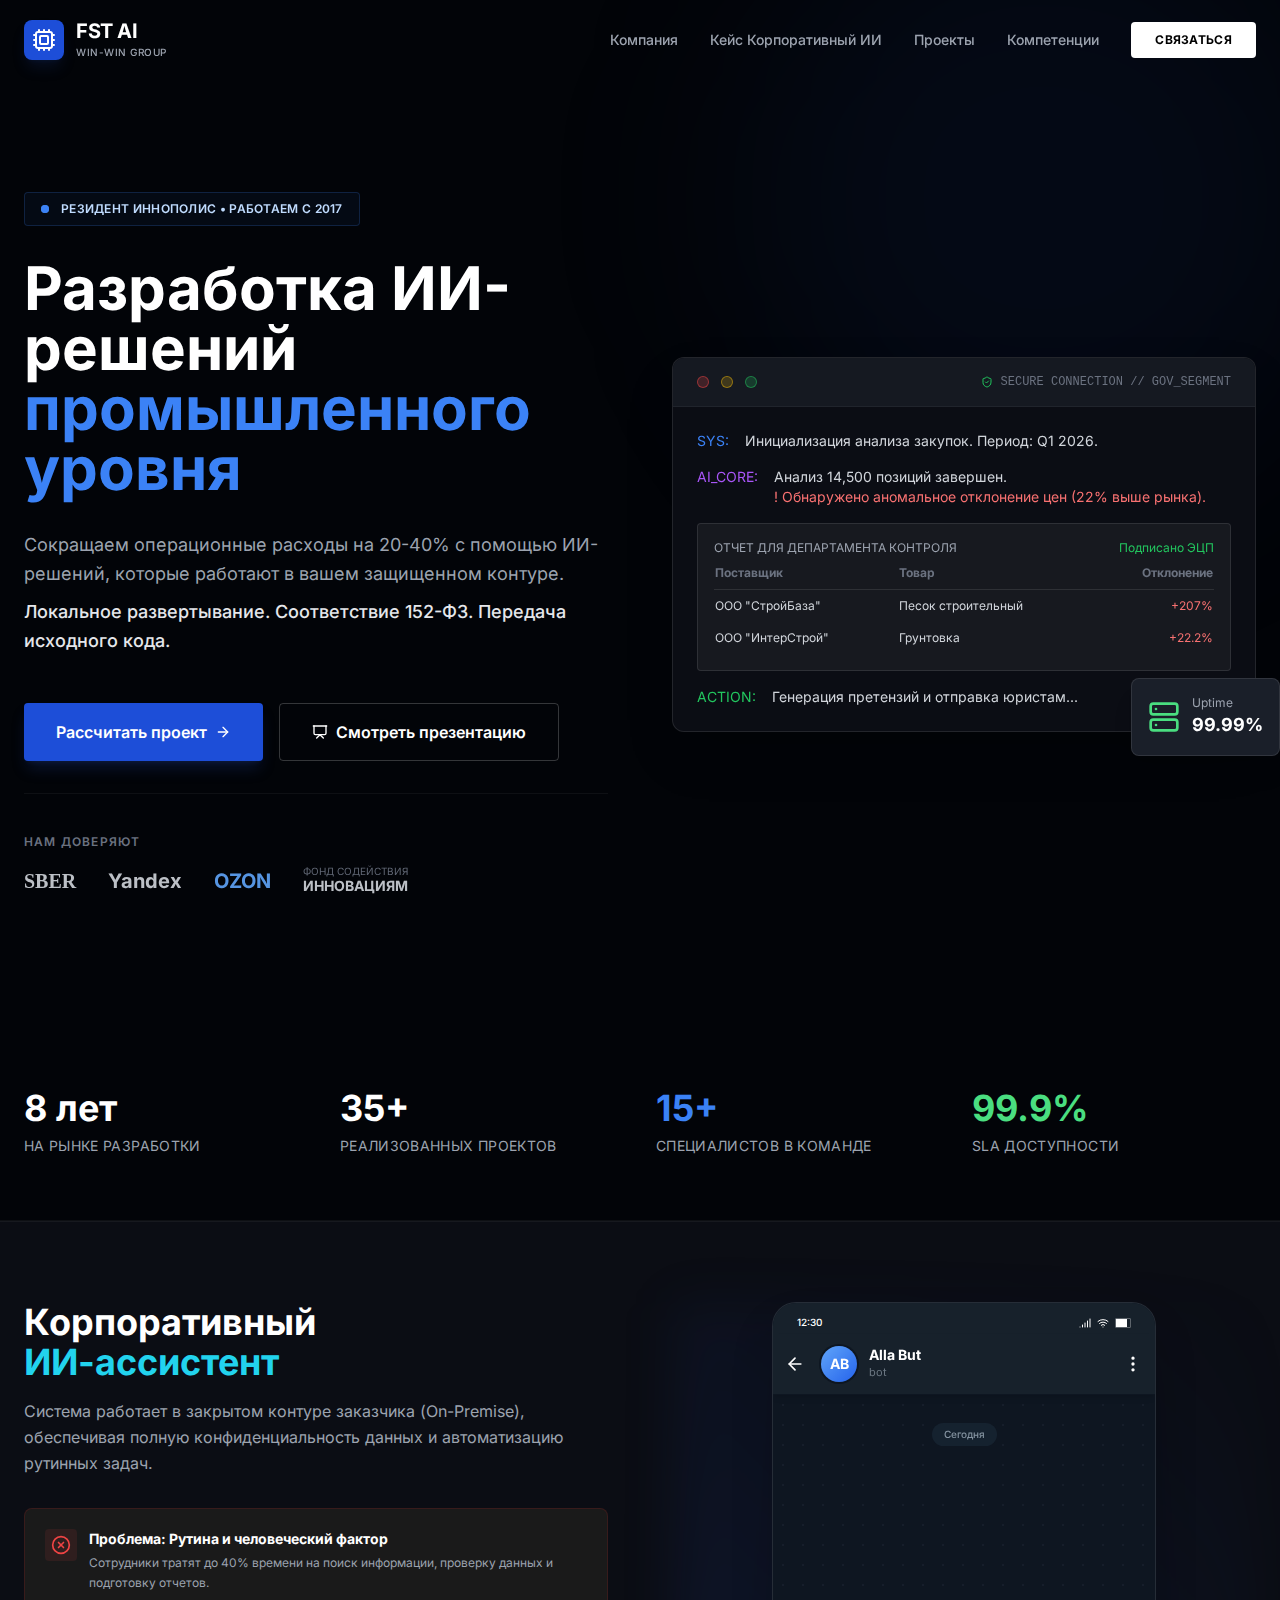
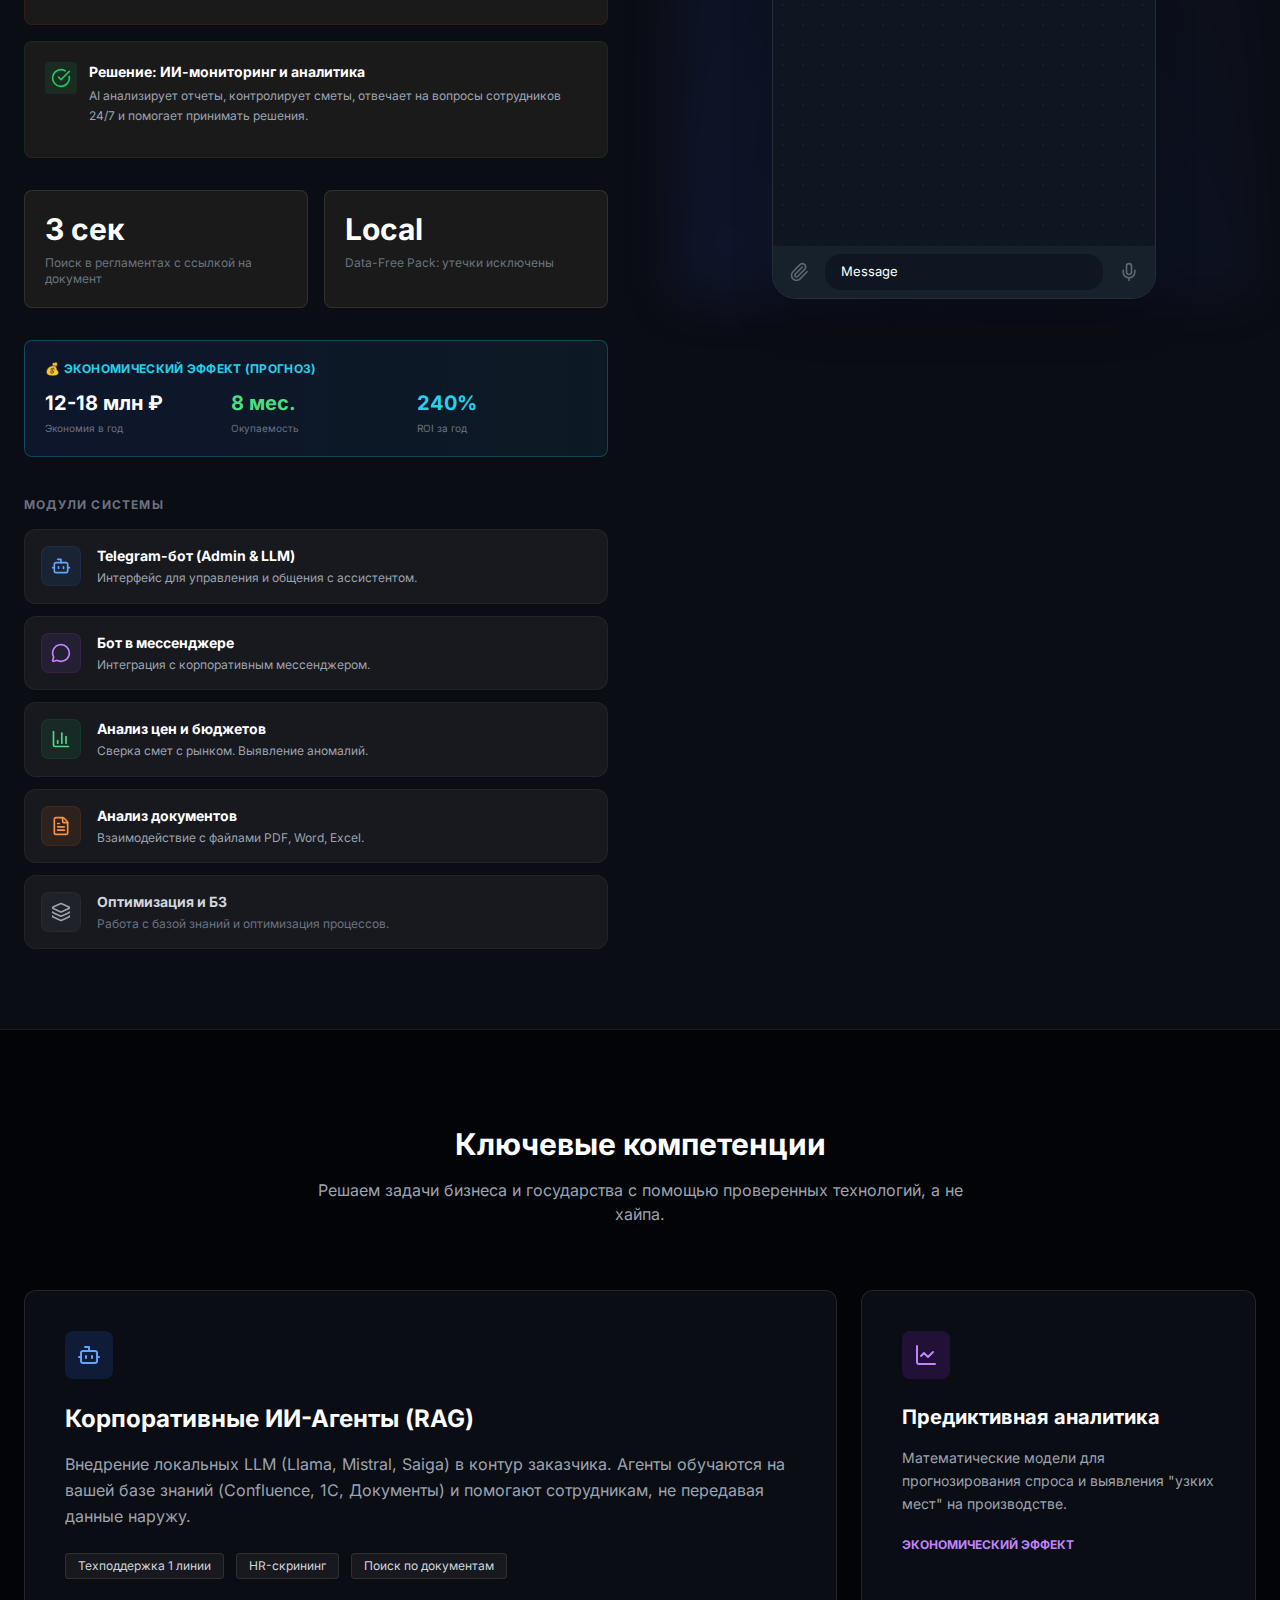
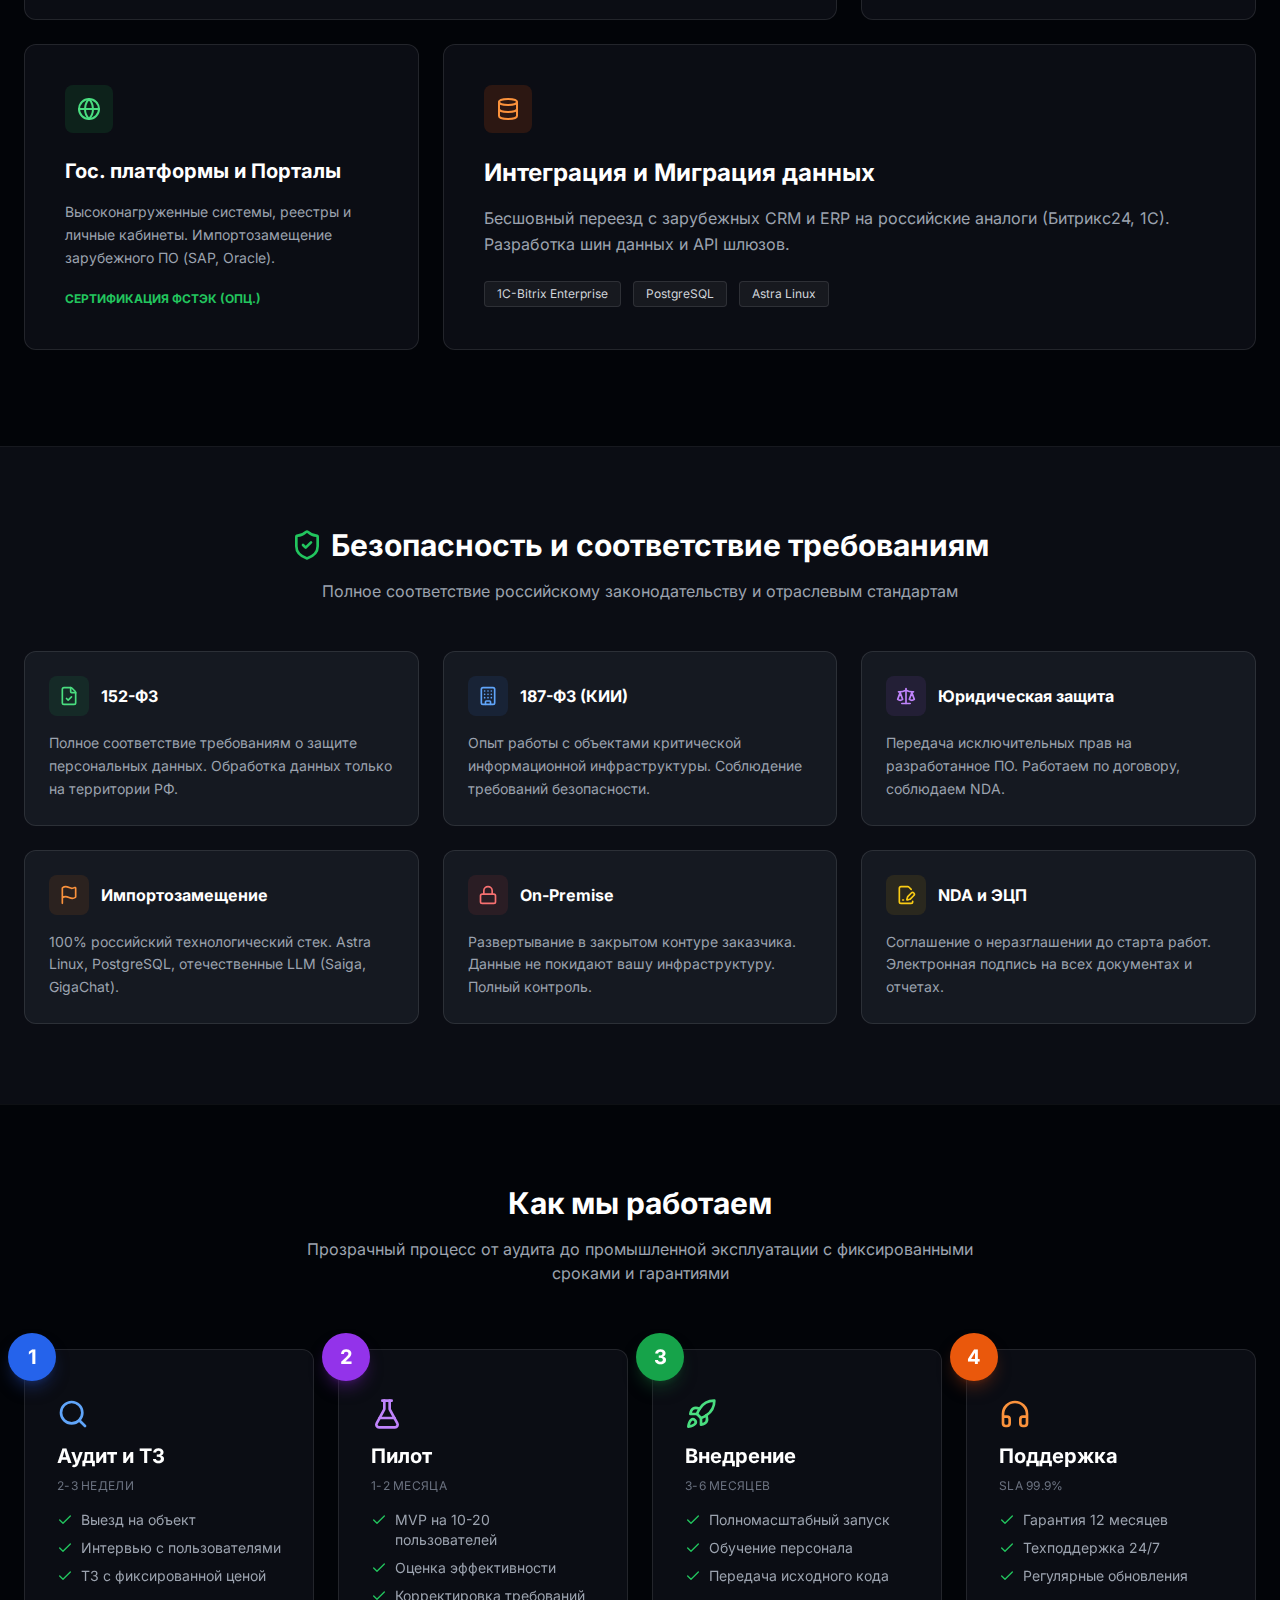
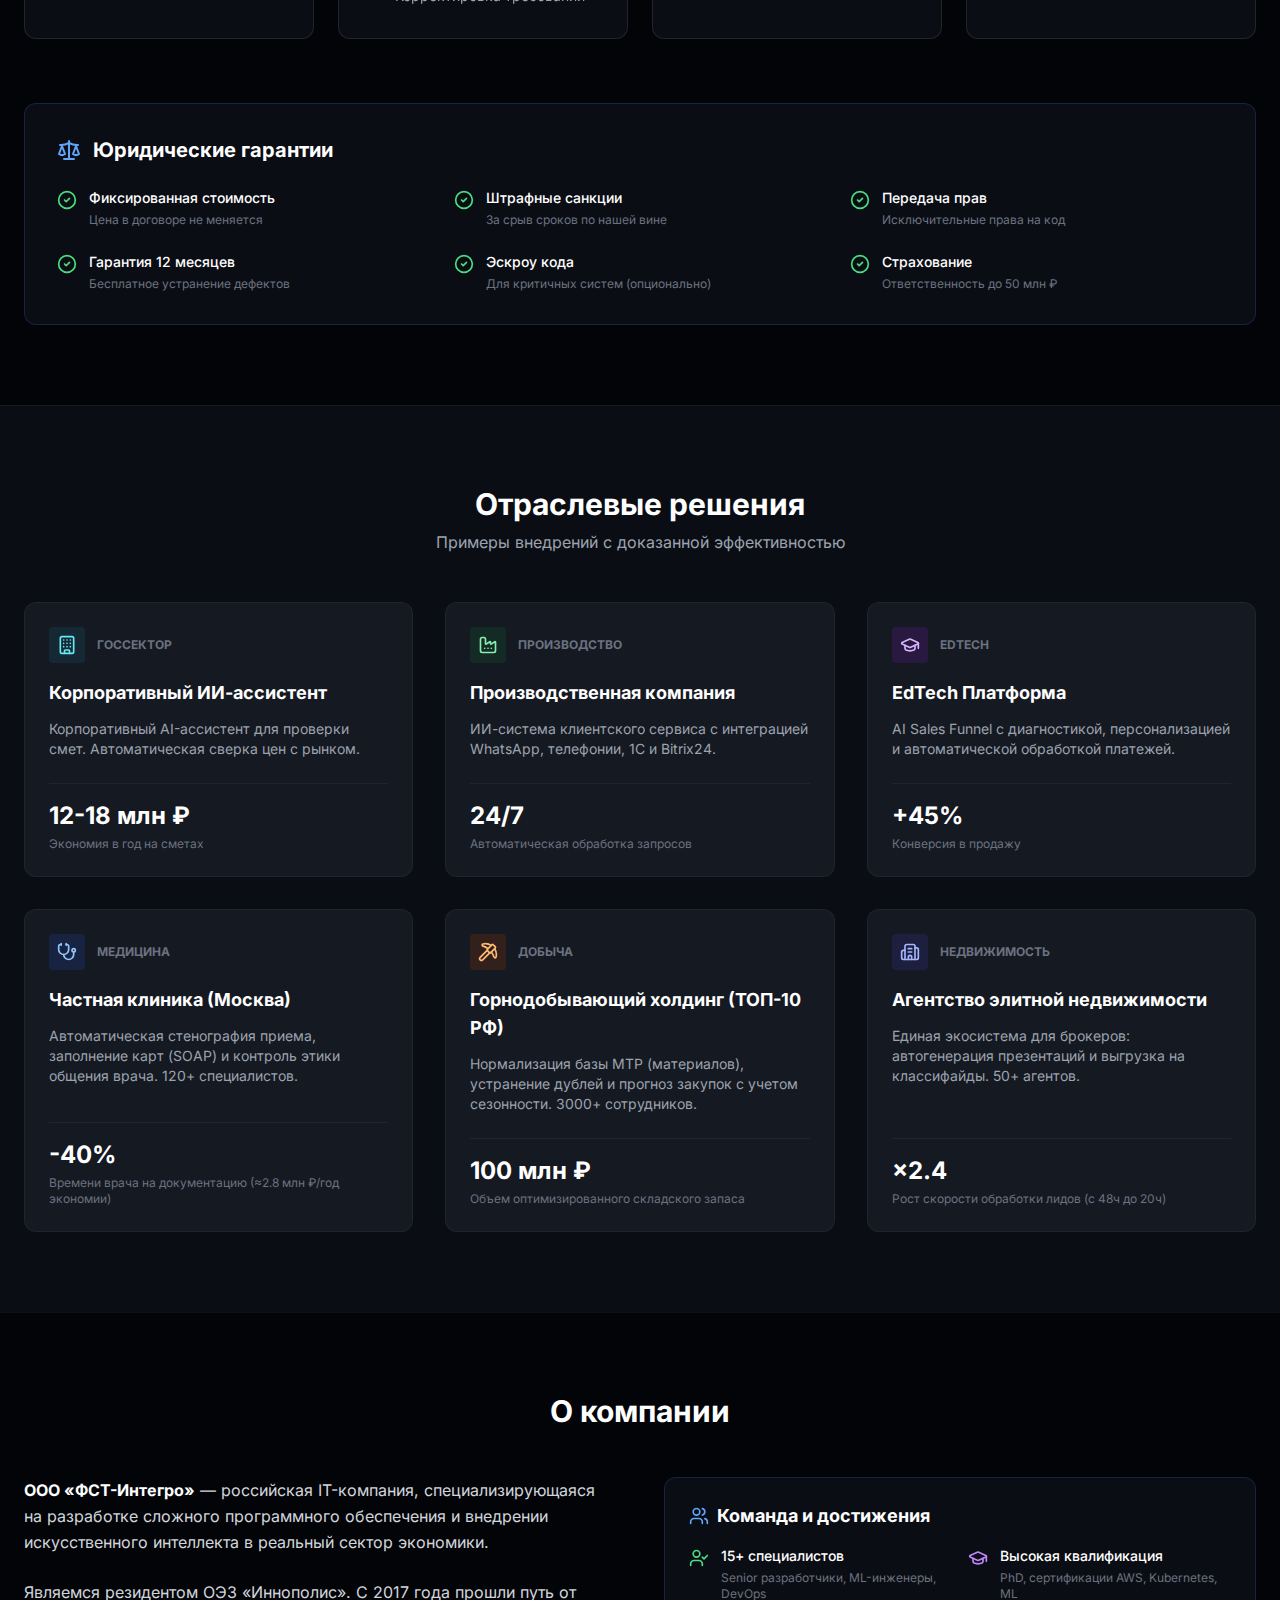
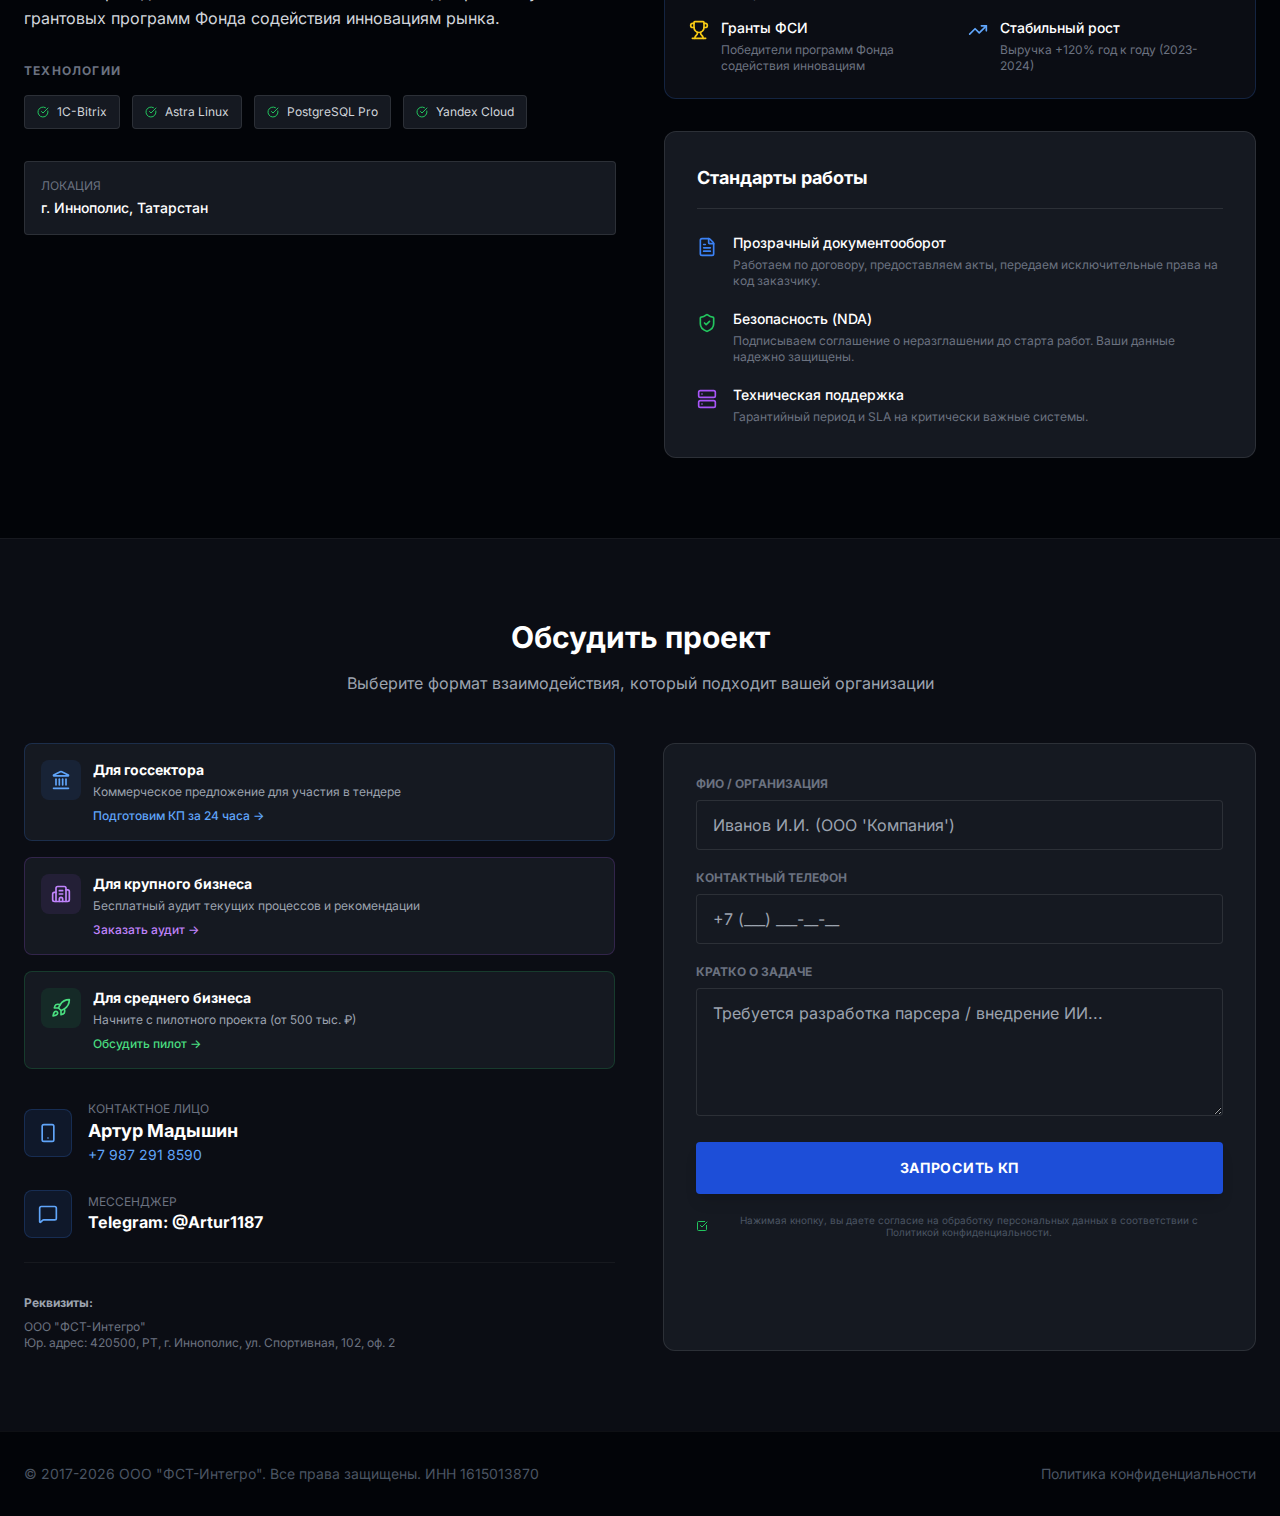
<file: index.html>
<!DOCTYPE html>
<html lang="ru">

<head>
  <meta charset="UTF-8">
  <meta name="viewport" content="width=device-width, initial-scale=1.0">
  <title>Win-Win | ООО "ФСТ-Интегро" - Разработка ИИ-решений промышленного уровня</title>
  <meta name="description"
    content="Разработка корпоративных ИИ-решений, нейросетей и ML-систем для госсектора и крупного бизнеса. Резидент Иннополис. 152-ФЗ, 187-ФЗ (КИИ). Сокращение расходов на 20-40%.">
  <meta name="keywords"
    content="ИИ разработка, machine learning, нейросети для бизнеса, разработка ПО, Иннополис, госзакупки ИИ, RAG, LLM, предиктивная аналитика">
  <link rel="canonical" href="https://fst-ai.ru/">
  <link rel="icon" type="image/svg+xml" href="img/favicon.svg">

  <!-- Open Graph / Facebook -->
  <meta property="og:type" content="website">
  <meta property="og:url" content="https://fst-ai.ru/">
  <meta property="og:title" content="FST AI - Промышленные ИИ-решения">
  <meta property="og:description"
    content="Разработка ИИ-решений промышленного уровня. Сокращаем операционные расходы на 20-40%. Резидент Иннополис.">
  <meta property="og:image" content="https://fst-ai.ru/og-image.jpg">

  <!-- Twitter -->
  <meta property="twitter:card" content="summary_large_image">
  <meta property="twitter:url" content="https://fst-ai.ru/">
  <meta property="twitter:title" content="FST AI - Промышленные ИИ-решения">
  <meta property="twitter:description"
    content="Разработка ИИ-решений промышленного уровня. Сокращаем операционные расходы на 20-40%. Резидент Иннополис.">
  <meta property="twitter:image" content="https://fst-ai.ru/og-image.jpg">

  <!-- Local Assets -->
  <link rel="stylesheet" href="css/fonts.css">
  <script src="js/tailwindcss.js"></script>
  <script src="js/lucide.min.js"></script>

  <style>
    /* Fonts are imported via css/fonts.css */

    * {
      font-family: 'Inter', sans-serif;
    }

    html {
      scroll-behavior: smooth;
    }

    ::selection {
      background-color: rgb(37, 99, 235);
      color: white;
    }

    /* Animations */
    @keyframes ping {

      75%,
      100% {
        transform: scale(2);
        opacity: 0;
      }
    }

    .animate-ping {
      animation: ping 1s cubic-bezier(0, 0, 0.2, 1) infinite;
    }

    @keyframes fadeInUp {
      from {
        opacity: 0;
        transform: translateY(10px);
      }

      to {
        opacity: 1;
        transform: translateY(0);
      }
    }

    .animate-fade-in-up {
      animation: fadeInUp 0.5s ease-out forwards;
      opacity: 0;
      /* Initially hidden */
    }

    /* Telegram Chat Styles */
    .bg-telegram-pattern {
      background-image: radial-gradient(#161e2b 1px, transparent 0);
      background-size: 20px 20px;
    }
  </style>
</head>

<body class="min-h-screen bg-[#020408] text-gray-100 overflow-x-hidden">

  <!-- Navigation -->
  <nav id="navbar" class="fixed top-0 left-0 right-0 z-50 transition-all duration-300 bg-transparent py-5">
    <div class="container mx-auto px-6 flex justify-between items-center">
      <div class="flex items-center gap-3">
        <div class="w-10 h-10 bg-blue-700 rounded-lg flex items-center justify-center shadow-lg shadow-blue-900/20">
          <i data-lucide="cpu" class="text-white w-6 h-6"></i>
        </div>
        <div class="flex flex-col">
          <span class="text-xl font-bold tracking-tight text-white leading-none">FST AI</span>
          <span class="text-[10px] uppercase tracking-wider text-gray-400 mt-1 font-medium">Win-Win group</span>
        </div>
      </div>

      <div class="hidden md:flex items-center gap-8 text-sm font-medium text-gray-400">
        <a href="#about" class="hover:text-white transition-colors">Компания</a>
        <a href="#corporate-ai" class="hover:text-white transition-colors">Кейс Корпоративный ИИ</a>
        <a href="#cases" class="hover:text-white transition-colors">Проекты</a>
        <a href="#services" class="hover:text-white transition-colors">Компетенции</a>
        <a href="#contact"
          class="bg-white text-black px-6 py-2.5 rounded hover:bg-gray-200 transition-colors font-bold text-xs uppercase tracking-wide">
          Связаться
        </a>
      </div>

      <button id="mobile-menu-btn" class="md:hidden text-white">
        <i data-lucide="menu" class="w-6 h-6"></i>
      </button>
    </div>
  </nav>

  <!-- Mobile Menu -->
  <div id="mobile-menu" class="fixed inset-0 z-40 bg-[#020408] flex-col items-center justify-center space-y-8 hidden">
    <a href="#about" class="text-2xl font-medium mobile-menu-link">Компания</a>
    <a href="#corporate-ai" class="text-2xl font-medium mobile-menu-link">Кейс Корпоративный ИИ</a>
    <a href="#cases" class="text-2xl font-medium mobile-menu-link">Проекты</a>
    <a href="#services" class="text-2xl font-medium mobile-menu-link">Услуги</a>
    <a href="#contact" class="text-xl bg-blue-600 px-8 py-3 rounded mobile-menu-link">Связаться</a>
  </div>

  <!-- Hero Section -->
  <section class="relative pt-32 pb-20 md:pt-48 md:pb-32 overflow-hidden">
    <div class="absolute top-[-10%] right-[-5%] w-[600px] h-[600px] bg-blue-900/10 rounded-full blur-[100px] -z-10">
    </div>

    <div class="container mx-auto px-6 text-center md:text-left grid md:grid-cols-2 gap-16 items-center">
      <div class="space-y-8">
        <div
          class="inline-flex items-center gap-3 px-4 py-2 rounded border border-blue-500/20 bg-blue-500/5 backdrop-blur-md">
          <span class="flex h-2 w-2 relative">
            <span class="animate-ping absolute inline-flex h-full w-full rounded-full bg-blue-400 opacity-75"></span>
            <span class="relative inline-flex rounded-full h-2 w-2 bg-blue-500"></span>
          </span>
          <span class="text-xs font-semibold text-blue-200 uppercase tracking-wide">Резидент Иннополис • Работаем с
            2017</span>
        </div>

        <h1 class="text-4xl md:text-6xl font-bold leading-tight text-white">
          Разработка ИИ-решений <br>
          <span class="text-blue-500">промышленного уровня</span>
        </h1>

        <p class="text-lg text-gray-400 max-w-xl leading-relaxed">
          Сокращаем операционные расходы на 20-40% с помощью ИИ-решений, которые работают в вашем защищенном контуре.
          <span class="text-gray-200 block mt-2 font-medium">
            Локальное развертывание. Соответствие 152-ФЗ. Передача исходного кода.
          </span>
        </p>

        <div class="flex flex-col sm:flex-row gap-4 pt-4 justify-center md:justify-start">
          <a href="#contact"
            class="px-8 py-4 bg-blue-700 hover:bg-blue-600 text-white rounded font-semibold transition-all flex items-center justify-center gap-2 group shadow-lg shadow-blue-900/30">
            Рассчитать проект
            <i data-lucide="arrow-right" class="w-4 h-4 group-hover:translate-x-1 transition-transform"></i>
          </a>
          <a href="presentation.html"
            class="px-8 py-4 bg-transparent hover:bg-white/5 border border-white/20 text-white rounded font-semibold transition-all flex items-center justify-center gap-2 group">
            <i data-lucide="presentation" class="w-4 h-4"></i>
            Смотреть презентацию
          </a>
        </div>

        <div class="pt-10 border-t border-white/5">
          <p class="text-xs text-gray-500 uppercase tracking-widest mb-4 font-semibold">Нам доверяют</p>
          <div class="flex flex-wrap gap-8 items-center justify-center md:justify-start opacity-90">
            <span class="text-xl font-bold text-gray-300 font-serif">SBER</span>
            <span class="text-xl font-bold text-gray-300">Yandex</span>
            <span class="text-xl font-bold text-blue-400">OZON</span>
            <div class="flex flex-col leading-none">
              <span class="text-[10px] uppercase text-gray-500">Фонд содействия</span>
              <span class="text-sm font-bold text-gray-300">ИННОВАЦИЯМ</span>
            </div>
          </div>
        </div>
      </div>

      <div class="relative hidden md:block">
        <div class="relative z-10 bg-[#0B0D14] border border-white/10 rounded-xl shadow-2xl overflow-hidden">
          <div class="bg-[#151921] px-6 py-4 border-b border-white/5 flex items-center justify-between">
            <div class="flex items-center gap-3">
              <div class="w-3 h-3 rounded-full bg-red-500/20 border border-red-500/50"></div>
              <div class="w-3 h-3 rounded-full bg-yellow-500/20 border border-yellow-500/50"></div>
              <div class="w-3 h-3 rounded-full bg-green-500/20 border border-green-500/50"></div>
            </div>
            <div class="text-xs font-mono text-gray-500 flex items-center gap-2">
              <i data-lucide="shield-check" class="w-3 h-3 text-green-500"></i>
              SECURE CONNECTION // GOV_SEGMENT
            </div>
          </div>

          <div class="p-6 font-mono text-sm space-y-4">
            <div class="flex gap-4">
              <div class="text-blue-500 shrink-0">SYS:</div>
              <div class="text-gray-300">Инициализация анализа закупок. Период: Q1 2026.</div>
            </div>
            <div class="flex gap-4">
              <div class="text-purple-500 shrink-0">AI_CORE:</div>
              <div class="text-gray-300">
                Анализ 14,500 позиций завершен.<br>
                <span class="text-red-400">! Обнаружено аномальное отклонение цен (22% выше рынка).</span>
              </div>
            </div>

            <div class="mt-4 border border-white/10 rounded bg-white/5 p-4 overflow-x-auto">
              <div class="flex justify-between items-center mb-2">
                <span class="text-gray-400 text-xs uppercase">Отчет для департамента контроля</span>
                <span class="text-green-500 text-xs">Подписано ЭЦП</span>
              </div>
              <table class="w-full text-left text-xs">
                <thead>
                  <tr class="text-gray-500 border-b border-white/10">
                    <th class="pb-2">Поставщик</th>
                    <th class="pb-2">Товар</th>
                    <th class="pb-2 text-right">Отклонение</th>
                  </tr>
                </thead>
                <tbody class="text-gray-300">
                  <tr>
                    <td class="py-2">ООО "СтройБаза"</td>
                    <td class="py-2">Песок строительный</td>
                    <td class="py-2 text-right text-red-400">+207%</td>
                  </tr>
                  <tr>
                    <td class="py-2">ООО "ИнтерСтрой"</td>
                    <td class="py-2">Грунтовка</td>
                    <td class="py-2 text-right text-red-400">+22.2%</td>
                  </tr>
                </tbody>
              </table>
            </div>

            <div class="flex gap-4 animate-pulse">
              <div class="text-green-500 shrink-0">ACTION:</div>
              <div class="text-gray-300">Генерация претензий и отправка юристам...</div>
            </div>
          </div>
        </div>

        <div
          class="absolute -bottom-6 -right-6 bg-[#1A1F29] border border-white/10 p-4 rounded-lg shadow-xl flex items-center gap-3 z-20">
          <i data-lucide="server" class="text-green-400 w-8 h-8"></i>
          <div>
            <div class="text-xs text-gray-400">Uptime</div>
            <div class="text-lg font-bold text-white">99.99%</div>
          </div>
        </div>
      </div>
    </div>
  </section>

  <!-- Stats/Benefits Section -->
  <section class="py-16 border-b border-white/5">
    <div class="container mx-auto px-6">
      <div class="grid grid-cols-2 md:grid-cols-4 gap-8">
        <div class="text-center md:text-left">
          <div class="text-3xl md:text-4xl font-bold text-white mb-2">8 лет</div>
          <div class="text-sm text-gray-400 uppercase tracking-wide">на рынке разработки</div>
        </div>
        <div class="text-center md:text-left">
          <div class="text-3xl md:text-4xl font-bold text-white mb-2">35+</div>
          <div class="text-sm text-gray-400 uppercase tracking-wide">Реализованных проектов</div>
        </div>
        <div class="text-center md:text-left">
          <div class="text-3xl md:text-4xl font-bold text-blue-500 mb-2">15+</div>
          <div class="text-sm text-gray-400 uppercase tracking-wide">Специалистов в команде</div>
        </div>
        <div class="text-center md:text-left">
          <div class="text-3xl md:text-4xl font-bold text-green-400 mb-2">99.9%</div>
          <div class="text-sm text-gray-400 uppercase tracking-wide">SLA доступности</div>
        </div>
      </div>
    </div>
  </section>

  <!-- Flagship Case: Corporate AI -->
  <section id="corporate-ai" class="py-20 bg-[#0B0D14] border-y border-white/5">
    <div class="container mx-auto px-6">
      <div class="flex flex-col lg:flex-row gap-16 items-start">
        <div class="w-full lg:w-1/2 flex flex-col justify-center">


          <h2 class="text-3xl md:text-4xl font-bold mb-4 text-white leading-tight">
            Корпоративный<br>
            <span class="text-cyan-400">ИИ-ассистент</span>
          </h2>

          <p class="text-gray-400 mb-8 text-base leading-relaxed">
            Система работает в закрытом контуре заказчика (On-Premise),<br>
            обеспечивая полную конфиденциальность данных и автоматизацию рутинных задач.
          </p>

          <!-- Problem Block -->
          <div class="bg-[#1a1a1a] border border-red-900/30 rounded-lg p-5 mb-4">
            <div class="flex items-start gap-3 mb-3">
              <div class="w-8 h-8 bg-red-500/10 rounded flex items-center justify-center shrink-0">
                <i data-lucide="x-circle" class="w-5 h-5 text-red-500"></i>
              </div>
              <div>
                <h3 class="text-white font-bold text-sm mb-1">Проблема: Рутина и человеческий фактор</h3>
                <p class="text-gray-400 text-xs leading-relaxed">
                  Сотрудники тратят до 40% времени на поиск информации, проверку данных и подготовку отчетов.
                </p>
              </div>
            </div>
          </div>

          <!-- Solution Block -->
          <div class="bg-[#1a1a1a] border border-green-900/30 rounded-lg p-5 mb-8">
            <div class="flex items-start gap-3 mb-3">
              <div class="w-8 h-8 bg-green-500/10 rounded flex items-center justify-center shrink-0">
                <i data-lucide="check-circle" class="w-5 h-5 text-green-500"></i>
              </div>
              <div>
                <h3 class="text-white font-bold text-sm mb-1">Решение: ИИ-мониторинг и аналитика</h3>
                <p class="text-gray-400 text-xs leading-relaxed">
                  AI анализирует отчеты, контролирует сметы, отвечает на вопросы сотрудников 24/7 и помогает принимать
                  решения.
                </p>
              </div>
            </div>
          </div>

          <!-- Compact Metrics -->
          <div class="grid grid-cols-2 gap-4 mb-8">
            <div class="bg-[#1a1a1a] border border-white/10 rounded-lg p-5">
              <div class="text-3xl font-bold text-white mb-2">3 сек</div>
              <div class="text-xs text-gray-500">Поиск в регламентах с ссылкой на документ</div>
            </div>
            <div class="bg-[#1a1a1a] border border-white/10 rounded-lg p-5">
              <div class="text-3xl font-bold text-white mb-2">Local</div>
              <div class="text-xs text-gray-500">Data-Free Pack: утечки исключены</div>
            </div>
          </div>

          <!-- ROI Metrics Compact -->
          <div class="bg-gradient-to-r from-blue-900/20 to-cyan-900/20 border border-cyan-500/30 rounded-lg p-5">
            <div class="text-xs font-bold text-cyan-400 uppercase tracking-wide mb-3">💰 Экономический эффект (прогноз)
            </div>
            <div class="grid grid-cols-1 sm:grid-cols-3 gap-4">
              <div>
                <div class="text-xl font-bold text-white mb-1">12-18 млн ₽</div>
                <div class="text-[10px] text-gray-500">Экономия в год</div>
              </div>
              <div>
                <div class="text-xl font-bold text-green-400 mb-1">8 мес.</div>
                <div class="text-[10px] text-gray-500">Окупаемость</div>
              </div>
              <div>
                <div class="text-xl font-bold text-cyan-400 mb-1">240%</div>
                <div class="text-[10px] text-gray-500">ROI за год</div>
              </div>
            </div>
          </div>

          <!-- System Modules Timeline -->
          <div class="mt-10">
            <h4 class="text-xs font-bold text-gray-500 uppercase tracking-widest mb-4">Модули системы</h4>

            <div class="space-y-3">

              <!-- Item 1: Telegram Bot -->
              <div
                class="bg-white/5 rounded-xl p-4 border border-white/5 hover:border-blue-500/30 hover:bg-white/10 transition-all duration-300 group flex gap-4 cursor-default">
                <div
                  class="w-10 h-10 rounded-lg bg-blue-500/10 flex items-center justify-center shrink-0 group-hover:bg-blue-500/20 group-hover:scale-105 transition-all duration-300 border border-blue-500/10">
                  <i data-lucide="bot" class="w-5 h-5 text-blue-400"></i>
                </div>
                <div class="flex-grow flex flex-col justify-center">
                  <div class="flex justify-between items-center mb-1">
                    <h4 class="text-white font-bold text-sm group-hover:text-blue-100 transition-colors">Telegram-бот
                      (Admin & LLM)</h4>
                  </div>
                  <p class="text-xs text-gray-400 leading-snug group-hover:text-gray-300 transition-colors pr-8">
                    Интерфейс для управления и общения с ассистентом.
                  </p>
                </div>
              </div>

              <!-- Item 2: Max Bot -->
              <div
                class="bg-white/5 rounded-xl p-4 border border-white/5 hover:border-purple-500/30 hover:bg-white/10 transition-all duration-300 group flex gap-4 cursor-default">
                <div
                  class="w-10 h-10 rounded-lg bg-purple-500/10 flex items-center justify-center shrink-0 group-hover:bg-purple-500/20 group-hover:scale-105 transition-all duration-300 border border-purple-500/10">
                  <i data-lucide="message-circle" class="w-5 h-5 text-purple-400"></i>
                </div>
                <div class="flex-grow flex flex-col justify-center">
                  <div class="flex justify-between items-center mb-1">
                    <h4 class="text-white font-bold text-sm group-hover:text-purple-100 transition-colors">Бот в
                      мессенджере</h4>
                  </div>
                  <p class="text-xs text-gray-400 leading-snug group-hover:text-gray-300 transition-colors">
                    Интеграция с корпоративным мессенджером.
                  </p>
                </div>
              </div>

              <!-- Item 3: Price Analysis -->
              <div
                class="bg-white/5 rounded-xl p-4 border border-white/5 hover:border-green-500/30 hover:bg-white/10 transition-all duration-300 group flex gap-4 cursor-default">
                <div
                  class="w-10 h-10 rounded-lg bg-green-500/10 flex items-center justify-center shrink-0 group-hover:bg-green-500/20 group-hover:scale-105 transition-all duration-300 border border-green-500/10">
                  <i data-lucide="bar-chart-3" class="w-5 h-5 text-green-400"></i>
                </div>
                <div class="flex-grow flex flex-col justify-center">
                  <div class="flex justify-between items-center mb-1">
                    <h4 class="text-white font-bold text-sm group-hover:text-green-100 transition-colors">Анализ цен и
                      бюджетов</h4>
                  </div>
                  <p class="text-xs text-gray-400 leading-snug group-hover:text-gray-300 transition-colors">
                    Сверка смет с рынком. Выявление аномалий.
                  </p>
                </div>
              </div>

              <!-- Item 4: Doc Analysis -->
              <div
                class="bg-white/5 rounded-xl p-4 border border-white/5 hover:border-orange-500/30 hover:bg-white/10 transition-all duration-300 group flex gap-4 cursor-default">
                <div
                  class="w-10 h-10 rounded-lg bg-orange-500/10 flex items-center justify-center shrink-0 group-hover:bg-orange-500/20 group-hover:scale-105 transition-all duration-300 border border-orange-500/10">
                  <i data-lucide="file-text" class="w-5 h-5 text-orange-400"></i>
                </div>
                <div class="flex-grow flex flex-col justify-center">
                  <div class="flex justify-between items-center mb-1">
                    <h4 class="text-white font-bold text-sm group-hover:text-orange-100 transition-colors">Анализ
                      документов</h4>
                  </div>
                  <p class="text-xs text-gray-400 leading-snug group-hover:text-gray-300 transition-colors">
                    Взаимодействие с файлами PDF, Word, Excel.
                  </p>
                </div>
              </div>

              <!-- Item 5: Optimization -->
              <div
                class="bg-white/5 rounded-xl p-4 border border-white/5 hover:border-gray-500/30 hover:bg-white/10 transition-all duration-300 group flex gap-4 opacity-100 cursor-default">
                <div
                  class="w-10 h-10 rounded-lg bg-gray-500/10 flex items-center justify-center shrink-0 group-hover:bg-gray-500/20 group-hover:scale-105 transition-all duration-300 border border-gray-500/10">
                  <i data-lucide="layers" class="w-5 h-5 text-gray-400"></i>
                </div>
                <div class="flex-grow flex flex-col justify-center">
                  <div class="flex justify-between items-center mb-1">
                    <h4 class="text-gray-300 group-hover:text-white transition-colors font-bold text-sm">Оптимизация и
                      БЗ
                    </h4>
                  </div>
                  <p class="text-xs text-gray-500 group-hover:text-gray-400 transition-colors">
                    Работа с базой знаний и оптимизация процессов.
                  </p>
                </div>
              </div>

            </div>
          </div>
          <!-- End System Modules Timeline -->

        </div>
        <!-- End Left Column -->

        <!-- Right Column: Telegram Chat -->
        <div class="w-full lg:w-1/2 relative lg:sticky lg:top-24">
          <div class="absolute inset-0 bg-gradient-to-tr from-blue-900/20 to-transparent rounded-2xl -z-10 blur-xl">
          </div>

          <!-- Chat Window: Telegram Style -->
          <div
            class="bg-[#0e1621] border border-white/10 rounded-3xl shadow-2xl overflow-hidden max-w-sm mx-auto font-sans relative">

            <!-- Status Bar Mockup -->
            <div
              class="bg-[#17212b] px-6 pt-3 pb-1 flex justify-between items-center text-white text-[10px] font-medium">
              <span>12:30</span>
              <div class="flex gap-1.5 items-center">
                <i data-lucide="signal" class="w-3 h-3"></i>
                <i data-lucide="wifi" class="w-3 h-3"></i>
                <div class="w-4 h-2.5 border border-white/30 rounded-[1px] relative">
                  <div class="bg-white h-full w-[80%]"></div>
                </div>
              </div>
            </div>

            <!-- Telegram Header -->
            <div class="bg-[#17212b] p-3 flex items-center gap-4 border-b border-[#0e1621] shadow-md z-10 relative">
              <i data-lucide="arrow-left" class="text-white w-5 h-5 cursor-pointer hover:opacity-80"></i>

              <div class="flex items-center gap-3 flex-grow">
                <div
                  class="w-9 h-9 rounded-full bg-gradient-to-br from-blue-400 to-blue-600 flex items-center justify-center text-white font-bold text-sm ring-2 ring-[#0e1621]">
                  AB
                </div>
                <div>
                  <div class="font-bold text-white text-sm leading-none mb-0.5">Alla But</div>
                  <div class="text-[11px] text-[#6c7883]">bot</div>
                </div>
              </div>

              <i data-lucide="more-vertical" class="text-white w-5 h-5 cursor-pointer hover:opacity-80"></i>
            </div>

            <!-- Messages Area -->
            <div class="p-3 space-y-4 bg-[#0e1621] h-[450px] overflow-y-auto relative bg-telegram-pattern">

              <!-- Date Separator -->
              <div class="flex justify-center my-4">
                <span
                  class="bg-[#182533]/80 text-[#8594a1] text-[10px] font-medium px-3 py-1 rounded-full backdrop-blur-sm">Сегодня</span>
              </div>

              <!-- User Message 1 -->
              <div class="flex justify-end animate-fade-in-up" style="animation-delay: 0.1s;">
                <div
                  class="bg-[#2b5278] text-white px-3 py-2 rounded-2xl rounded-tr-sm max-w-[85%] shadow-sm relative group cursor-pointer hover:bg-[#325e8a] transition-colors">
                  <p class="text-[13px] leading-snug">Выяви ценовые аномалии</p>
                  <div class="flex items-end justify-end gap-1 mt-1">
                    <span class="text-[10px] text-[#6c8caf]">12:28</span>
                    <i data-lucide="check-check" class="w-3 h-3 text-[#5bb6fa]"></i>
                  </div>
                </div>
              </div>

              <!-- Bot Message 1 (Price Anomaly) -->
              <div class="flex justify-start animate-fade-in-up" style="animation-delay: 0.3s;">
                <div
                  class="bg-[#182533] text-white px-3 py-2 rounded-2xl rounded-tl-sm max-w-[90%] shadow-sm border border-transparent hover:border-white/5 transition-colors">

                  <!-- Reply/Context Header -->
                  <div class="border-l-2 border-[#eab308] pl-2 mb-2">
                    <div class="text-[#eab308] text-[11px] font-semibold">⚠️ Ценовые аномалии</div>
                    <div class="text-white text-[12px] font-medium mt-1">Найдено 1 аномалий:</div>
                  </div>

                  <!-- Item Card -->
                  <div class="bg-[#0e1621]/50 rounded p-2 mb-1 border border-white/5">
                    <div class="text-[12px] font-bold text-white mb-1">1. Грунтовка глубокого проникновения</div>
                    <div class="space-y-0.5 text-[11px]">
                      <div class="flex gap-1"><span class="text-[#6c7883]">Поставщик:</span> <span
                          class="text-blue-400">СтройБаза</span></div>
                      <div class="flex gap-1"><span class="text-[#6c7883]">Цена:</span> <span
                          class="text-white font-mono">1600.00 ₽</span></div>
                      <div class="flex gap-1"><span class="text-[#6c7883]">Средняя:</span> <span
                          class="text-gray-400">521.25 ₽</span></div>
                      <div class="flex gap-1 mt-1 pt-1 border-t border-white/5"><span
                          class="text-[#6c7883]">Отклонение:</span> <span class="text-red-400 font-bold">+207.0%</span>
                      </div>
                    </div>
                  </div>

                  <div class="flex items-end justify-end gap-1 mt-1">
                    <span class="text-[10px] text-[#55616e]">12:28</span>
                  </div>
                </div>
              </div>

              <!-- User Message 2 -->
              <div class="flex justify-end animate-fade-in-up" style="animation-delay: 0.6s;">
                <div
                  class="bg-[#2b5278] text-white px-3 py-2 rounded-2xl rounded-tr-sm max-w-[85%] shadow-sm relative group cursor-pointer hover:bg-[#325e8a] transition-colors">
                  <p class="text-[13px] leading-snug">Выяви экстремальных поставщиков</p>
                  <div class="flex items-end justify-end gap-1 mt-1">
                    <span class="text-[10px] text-[#6c8caf]">12:29</span>
                    <i data-lucide="check-check" class="w-3 h-3 text-[#5bb6fa]"></i>
                  </div>
                </div>
              </div>

              <!-- Bot Message 2 (Top Suppliers) -->
              <div class="flex justify-start animate-fade-in-up" style="animation-delay: 0.9s;">
                <div
                  class="bg-[#182533] text-white px-3 py-2 rounded-2xl rounded-tl-sm max-w-[95%] shadow-sm border border-transparent hover:border-white/5 transition-colors">

                  <div class="mb-2 text-[12px] leading-relaxed">
                    <div class="font-bold text-white mb-1">🇮🇹 ТОП поставщиков по ценам:</div>

                    <div
                      class="mt-2 text-[#eab308] font-semibold text-[11px] uppercase tracking-wide opacity-80 mb-0.5">
                      🏆
                      ТОП-3 с мин. ценами:</div>
                    <ul class="space-y-0.5 pl-1 border-l-2 border-green-500/30">
                      <li>1. СтройБаза - <span class="text-green-400">12 поз.</span></li>
                      <li>2. СтройТехника - <span class="text-green-400">7 поз.</span></li>
                      <li>3. ЭлектроСнаб - <span class="text-green-400">5 поз.</span></li>
                    </ul>

                    <div
                      class="mt-3 text-[#ef4444] font-semibold text-[11px] uppercase tracking-wide opacity-80 mb-0.5">
                      📉
                      ТОП-3 с макс. ценами:</div>
                    <ul class="space-y-0.5 pl-1 border-l-2 border-red-500/30">
                      <li>1. СтройАгрегат - <span class="text-red-400">13 поз.</span></li>
                      <li>2. СтройРесурс - <span class="text-red-400">9 поз.</span></li>
                      <li>3. ПрофиТехника - <span class="text-red-400">4 поз.</span></li>
                    </ul>
                  </div>

                  <div class="flex items-end justify-end gap-1 mt-1">
                    <span class="text-[10px] text-[#55616e]">12:29</span>
                  </div>
                </div>
              </div>

              <!-- User Message 3: Report Request -->
              <div class="flex justify-end animate-fade-in-up" style="animation-delay: 1.2s;">
                <div
                  class="bg-[#2b5278] text-white px-3 py-2 rounded-2xl rounded-tr-sm max-w-[85%] shadow-sm relative group cursor-pointer hover:bg-[#325e8a] transition-colors">
                  <p class="text-[13px] leading-snug">Сформируй отчет по аномалиям и отправь юристам</p>
                  <div class="flex items-end justify-end gap-1 mt-1">
                    <span class="text-[10px] text-[#6c8caf]">12:30</span>
                    <i data-lucide="check-check" class="w-3 h-3 text-[#5bb6fa]"></i>
                  </div>
                </div>
              </div>

              <!-- Bot Message 3: Report Confirmation -->
              <div class="flex justify-start animate-fade-in-up" style="animation-delay: 1.5s;">
                <div
                  class="bg-[#182533] text-white px-3 py-2 rounded-2xl rounded-tl-sm max-w-[90%] shadow-sm border border-transparent hover:border-white/5 transition-colors">

                  <div class="mb-2 text-[12px] leading-relaxed">
                    <div class="flex items-center gap-2 mb-2">
                      <i data-lucide="file-check" class="w-4 h-4 text-green-400"></i>
                      <span class="font-bold text-white">✅ Отчет сформирован</span>
                    </div>

                    <div class="bg-[#0e1621]/50 rounded p-2 mb-2 border border-white/5">
                      <div class="text-[11px] space-y-1">
                        <div class="flex gap-2">
                          <span class="text-[#6c7883]">📄 Файл:</span>
                          <span class="text-blue-400">price_anomalies_report.pdf</span>
                        </div>
                        <div class="flex gap-2">
                          <span class="text-[#6c7883]">📊 Аномалий:</span>
                          <span class="text-white">1 позиция</span>
                        </div>
                        <div class="flex gap-2">
                          <span class="text-[#6c7883]">💰 Сумма:</span>
                          <span class="text-red-400 font-bold">+1078.75 ₽</span>
                        </div>
                      </div>
                    </div>

                    <div class="text-[11px] text-gray-400 mb-1">
                      📧 Отправлено:
                    </div>
                    <div class="flex flex-wrap gap-1">
                      <span
                        class="px-2 py-0.5 bg-green-500/10 border border-green-500/20 rounded text-[10px] text-green-400">
                        legal@company.com
                      </span>
                      <span
                        class="px-2 py-0.5 bg-green-500/10 border border-green-500/20 rounded text-[10px] text-green-400">
                        procurement@company.com
                      </span>
                    </div>
                  </div>

                  <div class="flex items-end justify-end gap-1 mt-1">
                    <span class="text-[10px] text-[#55616e]">12:30</span>
                  </div>
                </div>
              </div>

            </div>

            <!-- Input Area -->
            <div class="bg-[#17212b] p-2 flex items-center gap-2 border-t border-[#0e1621] shadow-lg z-20 relative">
              <button
                class="w-9 h-9 flex items-center justify-center text-[#6c7883] hover:text-[#8594a1] transition-colors rounded-full hover:bg-white/5">
                <i data-lucide="paperclip" class="w-5 h-5 opacity-80"></i>
              </button>

              <div
                class="flex-grow bg-[#0e1621] h-9 rounded-2xl px-4 flex items-center text-white text-[13px] placeholder-[#55616e]"
                contenteditable="true">
                Message
              </div>

              <button
                class="w-9 h-9 flex items-center justify-center text-[#6c7883] hover:text-[#8594a1] transition-colors rounded-full hover:bg-white/5">
                <i data-lucide="mic" class="w-5 h-5 opacity-80"></i>
              </button>
            </div>

          </div>
        </div>
      </div>
    </div>
  </section>



  <!-- Services Grid -->
  <section id="services" class="py-24 bg-[#020408]">
    <div class="container mx-auto px-6">
      <div class="text-center mb-16">
        <h2 class="text-3xl font-bold mb-4 text-white">Ключевые компетенции</h2>
        <p class="text-gray-400 max-w-2xl mx-auto">
          Решаем задачи бизнеса и государства с помощью проверенных технологий, а не хайпа.
        </p>
      </div>

      <div class="grid grid-cols-1 md:grid-cols-3 gap-6">

        <!-- Big Card: AI Agents -->
        <div
          class="md:col-span-2 bg-[#0B0D14] border border-white/10 p-10 rounded-xl hover:border-blue-500/30 transition-colors group">
          <div
            class="w-12 h-12 bg-blue-900/30 rounded-lg flex items-center justify-center mb-6 text-blue-400 group-hover:scale-105 transition-transform">
            <i data-lucide="bot" class="w-6 h-6"></i>
          </div>
          <h3 class="text-2xl font-bold mb-4 text-white">Корпоративные ИИ-Агенты (RAG)</h3>
          <p class="text-gray-400 mb-6 leading-relaxed">
            Внедрение локальных LLM (Llama, Mistral, Saiga) в контур заказчика. Агенты обучаются на вашей базе знаний
            (Confluence, 1C, Документы) и помогают сотрудникам, не передавая данные наружу.
          </p>
          <div class="flex flex-wrap gap-3">
            <span class="px-3 py-1 bg-white/5 rounded text-xs border border-white/10 text-gray-300">Техподдержка 1
              линии</span>
            <span class="px-3 py-1 bg-white/5 rounded text-xs border border-white/10 text-gray-300">HR-скрининг</span>
            <span class="px-3 py-1 bg-white/5 rounded text-xs border border-white/10 text-gray-300">Поиск по
              документам</span>
          </div>
        </div>

        <!-- Card: Analytics -->
        <div
          class="bg-[#0B0D14] border border-white/10 p-10 rounded-xl hover:border-blue-500/30 transition-colors group">
          <div
            class="w-12 h-12 bg-purple-900/30 rounded-lg flex items-center justify-center mb-6 text-purple-400 group-hover:scale-105 transition-transform">
            <i data-lucide="line-chart" class="w-6 h-6"></i>
          </div>
          <h3 class="text-xl font-bold mb-4 text-white">Предиктивная аналитика</h3>
          <p class="text-gray-400 text-sm leading-relaxed mb-4">
            Математические модели для прогнозирования спроса и выявления "узких мест" на производстве.
          </p>
          <span class="text-purple-400 text-xs font-bold uppercase">Экономический эффект</span>
        </div>

        <!-- Card: Web & Integration -->
        <div
          class="bg-[#0B0D14] border border-white/10 p-10 rounded-xl hover:border-blue-500/30 transition-colors group">
          <div
            class="w-12 h-12 bg-green-900/30 rounded-lg flex items-center justify-center mb-6 text-green-400 group-hover:scale-105 transition-transform">
            <i data-lucide="globe" class="w-6 h-6"></i>
          </div>
          <h3 class="text-xl font-bold mb-4 text-white">Гос. платформы и Порталы</h3>
          <p class="text-gray-400 text-sm leading-relaxed mb-4">
            Высоконагруженные системы, реестры и личные кабинеты. Импортозамещение зарубежного ПО (SAP, Oracle).
          </p>
          <span class="text-green-500 text-xs font-bold uppercase">Сертификация ФСТЭК (опц.)</span>
        </div>

        <!-- Big Card: Automation -->
        <div
          class="md:col-span-2 bg-[#0B0D14] border border-white/10 p-10 rounded-xl hover:border-blue-500/30 transition-colors group">
          <div
            class="w-12 h-12 bg-orange-900/30 rounded-lg flex items-center justify-center mb-6 text-orange-400 group-hover:scale-105 transition-transform">
            <i data-lucide="database" class="w-6 h-6"></i>
          </div>
          <h3 class="text-2xl font-bold mb-4 text-white">Интеграция и Миграция данных</h3>
          <p class="text-gray-400 mb-6 leading-relaxed">
            Бесшовный переезд с зарубежных CRM и ERP на российские аналоги (Битрикс24, 1С). Разработка шин данных и API
            шлюзов.
          </p>
          <div class="flex flex-wrap gap-3">
            <span class="px-3 py-1 bg-white/5 rounded text-xs border border-white/10 text-gray-300">1C-Bitrix
              Enterprise</span>
            <span class="px-3 py-1 bg-white/5 rounded text-xs border border-white/10 text-gray-300">PostgreSQL</span>
            <span class="px-3 py-1 bg-white/5 rounded text-xs border border-white/10 text-gray-300">Astra Linux</span>
          </div>
        </div>

      </div>
    </div>
  </section>

  <!-- Security & Compliance Section -->
  <section class="py-20 bg-[#0B0D14] border-t border-white/5">
    <div class="container mx-auto px-6">
      <div class="text-center mb-12">
        <div class="inline-flex items-center gap-2 mb-4">
          <i data-lucide="shield-check" class="hidden md:block text-green-500 w-8 h-8"></i>
          <h2 class="text-3xl font-bold text-white">Безопасность и соответствие требованиям</h2>
        </div>
        <p class="text-gray-400 max-w-2xl mx-auto">
          Полное соответствие российскому законодательству и отраслевым стандартам
        </p>
      </div>

      <div class="grid grid-cols-1 md:grid-cols-2 lg:grid-cols-3 gap-6">
        <!-- Compliance Card 1 -->
        <div class="bg-[#151921] border border-white/10 p-6 rounded-xl hover:border-green-500/30 transition-colors">
          <div class="flex items-center gap-3 mb-4">
            <div class="w-10 h-10 bg-green-500/10 rounded-lg flex items-center justify-center">
              <i data-lucide="file-check" class="w-5 h-5 text-green-400"></i>
            </div>
            <h3 class="text-white font-bold">152-ФЗ</h3>
          </div>
          <p class="text-gray-400 text-sm leading-relaxed">
            Полное соответствие требованиям о защите персональных данных. Обработка данных только на территории РФ.
          </p>
        </div>

        <!-- Compliance Card 2 -->
        <div class="bg-[#151921] border border-white/10 p-6 rounded-xl hover:border-blue-500/30 transition-colors">
          <div class="flex items-center gap-3 mb-4">
            <div class="w-10 h-10 bg-blue-500/10 rounded-lg flex items-center justify-center">
              <i data-lucide="building" class="w-5 h-5 text-blue-400"></i>
            </div>
            <h3 class="text-white font-bold">187-ФЗ (КИИ)</h3>
          </div>
          <p class="text-gray-400 text-sm leading-relaxed">
            Опыт работы с объектами критической информационной инфраструктуры. Соблюдение требований безопасности.
          </p>
        </div>

        <!-- Compliance Card 3 -->
        <div class="bg-[#151921] border border-white/10 p-6 rounded-xl hover:border-purple-500/30 transition-colors">
          <div class="flex items-center gap-3 mb-4">
            <div class="w-10 h-10 bg-purple-500/10 rounded-lg flex items-center justify-center">
              <i data-lucide="scale" class="w-5 h-5 text-purple-400"></i>
            </div>
            <h3 class="text-white font-bold">Юридическая защита</h3>
          </div>
          <p class="text-gray-400 text-sm leading-relaxed">
            Передача исключительных прав на разработанное ПО. Работаем по договору, соблюдаем NDA.
          </p>
        </div>

        <!-- Compliance Card 4 -->
        <div class="bg-[#151921] border border-white/10 p-6 rounded-xl hover:border-orange-500/30 transition-colors">
          <div class="flex items-center gap-3 mb-4">
            <div class="w-10 h-10 bg-orange-500/10 rounded-lg flex items-center justify-center">
              <i data-lucide="flag" class="w-5 h-5 text-orange-400"></i>
            </div>
            <h3 class="text-white font-bold">Импортозамещение</h3>
          </div>
          <p class="text-gray-400 text-sm leading-relaxed">
            100% российский технологический стек. Astra Linux, PostgreSQL, отечественные LLM (Saiga, GigaChat).
          </p>
        </div>

        <!-- Compliance Card 5 -->
        <div class="bg-[#151921] border border-white/10 p-6 rounded-xl hover:border-red-500/30 transition-colors">
          <div class="flex items-center gap-3 mb-4">
            <div class="w-10 h-10 bg-red-500/10 rounded-lg flex items-center justify-center">
              <i data-lucide="lock" class="w-5 h-5 text-red-400"></i>
            </div>
            <h3 class="text-white font-bold">On-Premise</h3>
          </div>
          <p class="text-gray-400 text-sm leading-relaxed">
            Развертывание в закрытом контуре заказчика. Данные не покидают вашу инфраструктуру. Полный контроль.
          </p>
        </div>

        <!-- Compliance Card 6 -->
        <div class="bg-[#151921] border border-white/10 p-6 rounded-xl hover:border-yellow-500/30 transition-colors">
          <div class="flex items-center gap-3 mb-4">
            <div class="w-10 h-10 bg-yellow-500/10 rounded-lg flex items-center justify-center">
              <i data-lucide="file-signature" class="w-5 h-5 text-yellow-400"></i>
            </div>
            <h3 class="text-white font-bold">NDA и ЭЦП</h3>
          </div>
          <p class="text-gray-400 text-sm leading-relaxed">
            Соглашение о неразглашении до старта работ. Электронная подпись на всех документах и отчетах.
          </p>
        </div>
      </div>
    </div>
  </section>

  <!-- How We Work Section -->
  <section class="py-20 bg-[#020408] border-t border-white/5">
    <div class="container mx-auto px-6">
      <div class="text-center mb-16">
        <h2 class="text-3xl font-bold mb-4 text-white">Как мы работаем</h2>
        <p class="text-gray-400 max-w-2xl mx-auto">
          Прозрачный процесс от аудита до промышленной эксплуатации с фиксированными сроками и гарантиями
        </p>
      </div>

      <div class="grid grid-cols-1 md:grid-cols-2 lg:grid-cols-4 gap-6">
        <!-- Step 1 -->
        <div class="relative">
          <div
            class="bg-[#0B0D14] border border-white/10 p-8 rounded-xl hover:border-blue-500/30 transition-all group h-full">
            <div
              class="absolute -top-4 -left-4 w-12 h-12 bg-blue-600 rounded-full flex items-center justify-center text-white font-bold text-xl shadow-lg shadow-blue-900/50">
              1
            </div>
            <div class="mb-4 mt-4">
              <i data-lucide="search" class="w-8 h-8 text-blue-400 mb-3"></i>
              <h3 class="text-xl font-bold text-white mb-2">Аудит и ТЗ</h3>
              <div class="text-xs text-gray-500 uppercase tracking-wide mb-4">2-3 недели</div>
            </div>
            <ul class="space-y-2 text-sm text-gray-400">
              <li class="flex gap-2">
                <i data-lucide="check" class="w-4 h-4 text-green-500 shrink-0 mt-0.5"></i>
                <span>Выезд на объект</span>
              </li>
              <li class="flex gap-2">
                <i data-lucide="check" class="w-4 h-4 text-green-500 shrink-0 mt-0.5"></i>
                <span>Интервью с пользователями</span>
              </li>
              <li class="flex gap-2">
                <i data-lucide="check" class="w-4 h-4 text-green-500 shrink-0 mt-0.5"></i>
                <span>ТЗ с фиксированной ценой</span>
              </li>
            </ul>
          </div>
        </div>

        <!-- Step 2 -->
        <div class="relative">
          <div
            class="bg-[#0B0D14] border border-white/10 p-8 rounded-xl hover:border-purple-500/30 transition-all group h-full">
            <div
              class="absolute -top-4 -left-4 w-12 h-12 bg-purple-600 rounded-full flex items-center justify-center text-white font-bold text-xl shadow-lg shadow-purple-900/50">
              2
            </div>
            <div class="mb-4 mt-4">
              <i data-lucide="flask-conical" class="w-8 h-8 text-purple-400 mb-3"></i>
              <h3 class="text-xl font-bold text-white mb-2">Пилот</h3>
              <div class="text-xs text-gray-500 uppercase tracking-wide mb-4">1-2 месяца</div>
            </div>
            <ul class="space-y-2 text-sm text-gray-400">
              <li class="flex gap-2">
                <i data-lucide="check" class="w-4 h-4 text-green-500 shrink-0 mt-0.5"></i>
                <span>MVP на 10-20 пользователей</span>
              </li>
              <li class="flex gap-2">
                <i data-lucide="check" class="w-4 h-4 text-green-500 shrink-0 mt-0.5"></i>
                <span>Оценка эффективности</span>
              </li>
              <li class="flex gap-2">
                <i data-lucide="check" class="w-4 h-4 text-green-500 shrink-0 mt-0.5"></i>
                <span>Корректировка требований</span>
              </li>
            </ul>
          </div>
        </div>

        <!-- Step 3 -->
        <div class="relative">
          <div
            class="bg-[#0B0D14] border border-white/10 p-8 rounded-xl hover:border-green-500/30 transition-all group h-full">
            <div
              class="absolute -top-4 -left-4 w-12 h-12 bg-green-600 rounded-full flex items-center justify-center text-white font-bold text-xl shadow-lg shadow-green-900/50">
              3
            </div>
            <div class="mb-4 mt-4">
              <i data-lucide="rocket" class="w-8 h-8 text-green-400 mb-3"></i>
              <h3 class="text-xl font-bold text-white mb-2">Внедрение</h3>
              <div class="text-xs text-gray-500 uppercase tracking-wide mb-4">3-6 месяцев</div>
            </div>
            <ul class="space-y-2 text-sm text-gray-400">
              <li class="flex gap-2">
                <i data-lucide="check" class="w-4 h-4 text-green-500 shrink-0 mt-0.5"></i>
                <span>Полномасштабный запуск</span>
              </li>
              <li class="flex gap-2">
                <i data-lucide="check" class="w-4 h-4 text-green-500 shrink-0 mt-0.5"></i>
                <span>Обучение персонала</span>
              </li>
              <li class="flex gap-2">
                <i data-lucide="check" class="w-4 h-4 text-green-500 shrink-0 mt-0.5"></i>
                <span>Передача исходного кода</span>
              </li>
            </ul>
          </div>
        </div>

        <!-- Step 4 -->
        <div class="relative">
          <div
            class="bg-[#0B0D14] border border-white/10 p-8 rounded-xl hover:border-orange-500/30 transition-all group h-full">
            <div
              class="absolute -top-4 -left-4 w-12 h-12 bg-orange-600 rounded-full flex items-center justify-center text-white font-bold text-xl shadow-lg shadow-orange-900/50">
              4
            </div>
            <div class="mb-4 mt-4">
              <i data-lucide="headphones" class="w-8 h-8 text-orange-400 mb-3"></i>
              <h3 class="text-xl font-bold text-white mb-2">Поддержка</h3>
              <div class="text-xs text-gray-500 uppercase tracking-wide mb-4">SLA 99.9%</div>
            </div>
            <ul class="space-y-2 text-sm text-gray-400">
              <li class="flex gap-2">
                <i data-lucide="check" class="w-4 h-4 text-green-500 shrink-0 mt-0.5"></i>
                <span>Гарантия 12 месяцев</span>
              </li>
              <li class="flex gap-2">
                <i data-lucide="check" class="w-4 h-4 text-green-500 shrink-0 mt-0.5"></i>
                <span>Техподдержка 24/7</span>
              </li>
              <li class="flex gap-2">
                <i data-lucide="check" class="w-4 h-4 text-green-500 shrink-0 mt-0.5"></i>
                <span>Регулярные обновления</span>
              </li>
            </ul>
          </div>
        </div>
      </div>

      <!-- Legal Guarantees -->
      <div class="mt-16 bg-[#0B0D14] border border-blue-500/20 rounded-xl p-8">
        <h3 class="text-xl font-bold text-white mb-6 flex items-center gap-3">
          <i data-lucide="scale" class="w-6 h-6 text-blue-400"></i>
          Юридические гарантии
        </h3>
        <div class="grid grid-cols-1 md:grid-cols-2 lg:grid-cols-3 gap-6">
          <div class="flex gap-3">
            <i data-lucide="check-circle-2" class="w-5 h-5 text-green-400 shrink-0 mt-0.5"></i>
            <div>
              <div class="text-white font-medium text-sm">Фиксированная стоимость</div>
              <div class="text-gray-500 text-xs mt-1">Цена в договоре не меняется</div>
            </div>
          </div>
          <div class="flex gap-3">
            <i data-lucide="check-circle-2" class="w-5 h-5 text-green-400 shrink-0 mt-0.5"></i>
            <div>
              <div class="text-white font-medium text-sm">Штрафные санкции</div>
              <div class="text-gray-500 text-xs mt-1">За срыв сроков по нашей вине</div>
            </div>
          </div>
          <div class="flex gap-3">
            <i data-lucide="check-circle-2" class="w-5 h-5 text-green-400 shrink-0 mt-0.5"></i>
            <div>
              <div class="text-white font-medium text-sm">Передача прав</div>
              <div class="text-gray-500 text-xs mt-1">Исключительные права на код</div>
            </div>
          </div>
          <div class="flex gap-3">
            <i data-lucide="check-circle-2" class="w-5 h-5 text-green-400 shrink-0 mt-0.5"></i>
            <div>
              <div class="text-white font-medium text-sm">Гарантия 12 месяцев</div>
              <div class="text-gray-500 text-xs mt-1">Бесплатное устранение дефектов</div>
            </div>
          </div>
          <div class="flex gap-3">
            <i data-lucide="check-circle-2" class="w-5 h-5 text-green-400 shrink-0 mt-0.5"></i>
            <div>
              <div class="text-white font-medium text-sm">Эскроу кода</div>
              <div class="text-gray-500 text-xs mt-1">Для критичных систем (опционально)</div>
            </div>
          </div>
          <div class="flex gap-3">
            <i data-lucide="check-circle-2" class="w-5 h-5 text-green-400 shrink-0 mt-0.5"></i>
            <div>
              <div class="text-white font-medium text-sm">Страхование</div>
              <div class="text-gray-500 text-xs mt-1">Ответственность до 50 млн ₽</div>
            </div>
          </div>
        </div>
      </div>
    </div>
  </section>

  <!-- Portfolio Slider -->
  <section id="cases" class="py-20 bg-[#0B0D14] border-t border-white/5">
    <div class="container mx-auto px-6">
      <div class="mb-12 text-center">
        <h2 class="text-3xl font-bold mb-2 text-white">Отраслевые решения</h2>
        <p class="text-gray-400">Примеры внедрений с доказанной эффективностью</p>
      </div>

      <div class="grid grid-cols-1 md:grid-cols-2 lg:grid-cols-3 gap-8">
        <!-- Case 1: Corporate AI -->
        <div
          class="case-card group cursor-pointer bg-[#151921] rounded-xl overflow-hidden border border-white/5 hover:border-white/20 transition-all"
          data-category="Госсектор" data-icon="building" data-color="cyan" data-title="Корпоративный ИИ-ассистент"
          data-description="Разработан и внедрен корпоративный AI-ассистент, интегрированный с внутренней базой данных цен. Система автоматически анализирует сметы подрядчиков, сопоставляет их с рыночными ценами и выявляет завышения. Реализована интеграция с 1С и системой документооборота."
          data-problem="Рутинные операции по проверке смет, человеческий фактор, риск завышения цен подрядчиками."
          data-solution="AI проверяет 100% позиций сметы с рынком за 3 секунды. Работа в закрытом контуре (On-Premise) обеспечивает полную конфиденциальность."
          data-stats='[{"value": "12-18 млн ₽", "label": "Экономия в год"}, {"value": "8 мес.", "label": "Окупаемость"}, {"value": "240%", "label": "ROI за год"}]'
          data-metric-value="12-18 млн ₽" data-metric-label="Экономия в год на сметах">
          <div class="p-6 h-full flex flex-col">
            <div class="flex items-center gap-3 mb-4">
              <div class="p-2 bg-cyan-900/30 rounded text-cyan-300">
                <i data-lucide="building" class="w-5 h-5"></i>
              </div>
              <div class="text-xs font-bold text-gray-500 uppercase">Госсектор</div>
            </div>
            <h3 class="text-lg font-bold mb-3 text-white">Корпоративный ИИ-ассистент</h3>
            <p class="text-gray-400 text-sm mb-6 flex-grow">
              Корпоративный AI-ассистент для проверки смет. Автоматическая сверка цен с рынком.
            </p>
            <div class="pt-4 border-t border-white/5">
              <div class="text-2xl font-bold text-white mb-1">12-18 млн ₽</div>
              <div class="text-xs text-gray-500">Экономия в год на сметах</div>
            </div>
          </div>
        </div>

        <!-- Case 2: Manufacturing -->
        <div
          class="case-card group cursor-pointer bg-[#151921] rounded-xl overflow-hidden border border-white/5 hover:border-white/20 transition-all"
          data-category="Производство" data-icon="factory" data-color="green" data-title="Производственная компания"
          data-description="Внедрена омниканальная система поддержки клиентов на базе AI. Бот классифицирует обращения, отвечает на типовые вопросы (80% запросов) и маршрутизирует сложные кейсы на операторов. Интеграция с WhatsApp Business API и CRM Bitrix24."
          data-problem="Высокая нагрузка на колл-центр, потеря лидов из-за долгого ожидания, разрозненность каналов связи."
          data-solution="Омниканальная AI-система. WhatsApp бот отвечает на 80% вопросов, полная синхронизация заказов с 1C и авто-создание сделок в Bitrix24."
          data-stats='[{"value": "24/7", "label": "Обработка запросов"}, {"value": "80%", "label": "Авто-ответов"}, {"value": "100%", "label": "Синхронизация"}]'
          data-metric-value="24/7" data-metric-label="Автоматическая обработка запросов">
          <div class="p-6 h-full flex flex-col">
            <div class="flex items-center gap-3 mb-4">
              <div class="p-2 bg-green-900/30 rounded text-green-300">
                <i data-lucide="factory" class="w-5 h-5"></i>
              </div>
              <div class="text-xs font-bold text-gray-500 uppercase">Производство</div>
            </div>
            <h3 class="text-lg font-bold mb-3 text-white">Производственная компания</h3>
            <p class="text-gray-400 text-sm mb-6 flex-grow">
              ИИ-система клиентского сервиса с интеграцией WhatsApp, телефонии, 1C и Bitrix24.
            </p>
            <div class="pt-4 border-t border-white/5">
              <div class="text-2xl font-bold text-white mb-1">24/7</div>
              <div class="text-xs text-gray-500">Автоматическая обработка запросов</div>
            </div>
          </div>
        </div>

        <!-- Case 3: EdTech -->
        <div
          class="case-card group cursor-pointer bg-[#151921] rounded-xl overflow-hidden border border-white/5 hover:border-white/20 transition-all"
          data-category="EdTech" data-icon="graduation-cap" data-color="purple" data-title="EdTech Платформа"
          data-description="Построена интеллектуальная воронка продаж. ИИ анализирует поведение пользователя на вебинаре, результаты входного тестирования и формирует персонализированное предложение. Автоматическое выставление счетов и контроль оплаты."
          data-problem="Потеря лидов на этапах воронки, отсутствие персонализации, ручная обработка платежей и доступов."
          data-solution="AI Sales Funnel: Диагностика потребностей -> Персонализированное предложение -> Автоматический прием оплаты и выдача доступов."
          data-stats='[{"value": "+45%", "label": "Конверсия в продажу"}, {"value": "100%", "label": "Диагностика"}, {"value": "24/7", "label": "Работа воронки"}]'
          data-metric-value="+45%" data-metric-label="Конверсия в продажу">
          <div class="p-6 h-full flex flex-col">
            <div class="flex items-center gap-3 mb-4">
              <div class="p-2 bg-purple-900/30 rounded text-purple-300">
                <i data-lucide="graduation-cap" class="w-5 h-5"></i>
              </div>
              <div class="text-xs font-bold text-gray-500 uppercase">EdTech</div>
            </div>
            <h3 class="text-lg font-bold mb-3 text-white">EdTech Платформа</h3>
            <p class="text-gray-400 text-sm mb-6 flex-grow">
              AI Sales Funnel с диагностикой, персонализацией и автоматической обработкой платежей.
            </p>
            <div class="pt-4 border-t border-white/5">
              <div class="text-2xl font-bold text-white mb-1">+45%</div>
              <div class="text-xs text-gray-500">Конверсия в продажу</div>
            </div>
          </div>
        </div>

        <!-- Case 4: Med -->
        <div
          class="case-card group cursor-pointer bg-[#151921] rounded-xl overflow-hidden border border-white/5 hover:border-white/20 transition-all"
          data-category="Медицина" data-icon="stethoscope" data-color="blue" data-title="Частная клиника (Москва)"
          data-description="Система автоматического протоколирования приема врача. ИИ распознает диалог, структурирует анамнез и заполняет медицинскую карту по стандарту SOAP. Встроенный модуль контроля качества общения врача с пациентом."
          data-problem="Врачи тратят до 40% времени на заполнение карт. Сложно контролировать качество и этику общения с пациентами."
          data-solution="Автоматическая стенография приема, заполнение SOAP-карт, AI-скоринг коммуникативных навыков врача (эмпатия, понятность)."
          data-stats='[{"value": "-40%", "label": "Времени на бумаги"}, {"value": "92%", "label": "Точность SOAP"}, {"value": "8.2", "label": "Средний балл врача"}]'
          data-metric-value="-40%" data-metric-label="Времени врача на документацию (≈2.8 млн ₽/год экономии)">
          <div class="p-6 h-full flex flex-col">
            <div class="flex items-center gap-3 mb-4">
              <div class="p-2 bg-blue-900/30 rounded text-blue-300">
                <i data-lucide="stethoscope" class="w-5 h-5"></i>
              </div>
              <div class="text-xs font-bold text-gray-500 uppercase">Медицина</div>
            </div>
            <h3 class="text-lg font-bold mb-3 text-white">Частная клиника (Москва)</h3>
            <p class="text-gray-400 text-sm mb-6 flex-grow">
              Автоматическая стенография приема, заполнение карт (SOAP) и контроль этики общения врача. 120+
              специалистов.
            </p>
            <div class="pt-4 border-t border-white/5">
              <div class="text-2xl font-bold text-white mb-1">-40%</div>
              <div class="text-xs text-gray-500">Времени врача на документацию (≈2.8 млн ₽/год экономии)</div>
            </div>
          </div>
        </div>

        <!-- Case 5: Mining -->
        <div
          class="case-card group cursor-pointer bg-[#151921] rounded-xl overflow-hidden border border-white/5 hover:border-white/20 transition-all"
          data-category="Добыча" data-icon="pickaxe" data-color="orange"
          data-title="Горнодобывающий холдинг (ТОП-10 РФ)"
          data-description="Создана система нормализации справочника материально-технических ресурсов (МТР). ИИ выявляет дубликаты позиций, унифицирует наименования и прогнозирует потребность в запчастях на основе исторических данных и планов ремонтов."
          data-problem="Дубликаты в справочнике МТР, неточный прогноз закупок, заморозка капитала в неликвидных запасах."
          data-solution="AI-агент нормализации НСИ: выявление дублей, унификация наименований. Модуль прогнозирования потребности с учетом сезонности."
          data-stats='[{"value": "100 млн ₽", "label": "Оптимизация стока"}, {"value": "-18%", "label": "Сокращение издержек"}, {"value": "94%", "label": "Точность прогноза"}]'
          data-metric-value="100 млн ₽" data-metric-label="Объем оптимизированного складского запаса">
          <div class="p-6 h-full flex flex-col">
            <div class="flex items-center gap-3 mb-4">
              <div class="p-2 bg-orange-900/30 rounded text-orange-300">
                <i data-lucide="pickaxe" class="w-5 h-5"></i>
              </div>
              <div class="text-xs font-bold text-gray-500 uppercase">Добыча</div>
            </div>
            <h3 class="text-lg font-bold mb-3 text-white">Горнодобывающий холдинг (ТОП-10 РФ)</h3>
            <p class="text-gray-400 text-sm mb-6 flex-grow">
              Нормализация базы МТР (материалов), устранение дублей и прогноз закупок с учетом сезонности. 3000+
              сотрудников.
            </p>
            <div class="pt-4 border-t border-white/5">
              <div class="text-2xl font-bold text-white mb-1">100 млн ₽</div>
              <div class="text-xs text-gray-500">Объем оптимизированного складского запаса</div>
            </div>
          </div>
        </div>

        <!-- Case 6: Real Estate -->
        <div
          class="case-card group cursor-pointer bg-[#151921] rounded-xl overflow-hidden border border-white/5 hover:border-white/20 transition-all"
          data-category="Недвижимость" data-icon="building-2" data-color="indigo"
          data-title="Агентство элитной недвижимости"
          data-description="Платформа для брокеров элитной недвижимости. Автоматическая генерация презентаций объектов в PDF по фотографиям и черновикам описаний. Мультиязычность и мгновенная отправка клиентам в мессенджеры."
          data-problem="Долгая подготовка презентаций (до 48ч), разрозненные данные об объектах, отсутствие единой аналитики."
          data-solution="Единая экосистема: мгновенная генерация PDF-презентаций, авто-выгрузка на классифайды, AI-прогноз спроса и цены."
          data-stats='[{"value": "×2.4", "label": "Скорость работы"}, {"value": "+12%", "label": "AI прогноз роста"}, {"value": "50+", "label": "Агентов в системе"}]'
          data-metric-value="×2.4" data-metric-label="Рост скорости обработки лидов (с 48ч до 20ч)">
          <div class="p-6 h-full flex flex-col">
            <div class="flex items-center gap-3 mb-4">
              <div class="p-2 bg-indigo-900/30 rounded text-indigo-300">
                <i data-lucide="building-2" class="w-5 h-5"></i>
              </div>
              <div class="text-xs font-bold text-gray-500 uppercase">Недвижимость</div>
            </div>
            <h3 class="text-lg font-bold mb-3 text-white">Агентство элитной недвижимости</h3>
            <p class="text-gray-400 text-sm mb-6 flex-grow">
              Единая экосистема для брокеров: автогенерация презентаций и выгрузка на классифайды. 50+ агентов.
            </p>
            <div class="pt-4 border-t border-white/5">
              <div class="text-2xl font-bold text-white mb-1">×2.4</div>
              <div class="text-xs text-gray-500">Рост скорости обработки лидов (с 48ч до 20ч)</div>
            </div>
          </div>
        </div>
      </div>
    </div>
  </section>

  <!-- About Section - Official -->
  <section id="about" class="py-20 border-t border-white/5 bg-[#020408]">
    <div class="container mx-auto px-6">
      <div class="text-center mb-12">
        <h2 class="text-3xl font-bold text-white">О компании</h2>
      </div>
      <div class="grid md:grid-cols-2 gap-12 items-start">
        <div>
          <p class="text-gray-300 mb-6 leading-relaxed">
            <span class="font-bold text-white">ООО «ФСТ-Интегро»</span> — российская IT-компания, специализирующаяся на
            разработке сложного программного обеспечения и внедрении искусственного интеллекта в реальный сектор
            экономики.
          </p>
          <p class="text-gray-300 mb-8 leading-relaxed">
            Являемся резидентом ОЭЗ «Иннополис». С 2017 года прошли путь от грантовых программ Фонда содействия
            инновациям
            рынка.
          </p>



          <!-- Partnerships -->
          <div class="mb-8">
            <h4 class="text-xs font-bold text-gray-500 uppercase tracking-widest mb-4">Технологии</h4>
            <div class="flex flex-wrap gap-3">
              <span
                class="px-3 py-2 bg-[#151921] border border-white/10 rounded text-xs text-gray-300 flex items-center gap-2">
                <i data-lucide="check-circle" class="w-3 h-3 text-green-500"></i>
                1C-Bitrix
              </span>
              <span
                class="px-3 py-2 bg-[#151921] border border-white/10 rounded text-xs text-gray-300 flex items-center gap-2">
                <i data-lucide="check-circle" class="w-3 h-3 text-green-500"></i>
                Astra Linux
              </span>
              <span
                class="px-3 py-2 bg-[#151921] border border-white/10 rounded text-xs text-gray-300 flex items-center gap-2">
                <i data-lucide="check-circle" class="w-3 h-3 text-green-500"></i>
                PostgreSQL Pro
              </span>
              <span
                class="px-3 py-2 bg-[#151921] border border-white/10 rounded text-xs text-gray-300 flex items-center gap-2">
                <i data-lucide="check-circle" class="w-3 h-3 text-green-500"></i>
                Yandex Cloud
              </span>
            </div>
          </div>

          <div class="text-sm">
            <div class="p-4 bg-[#151921] rounded border border-white/10">
              <div class="text-gray-500 text-xs uppercase mb-1">Локация</div>
              <div class="text-white font-medium">г. Иннополис, Татарстан</div>
            </div>
          </div>
        </div>

        <div class="space-y-8">
          <!-- Team & Achievements -->
          <div class="bg-[#0B0D14] border border-blue-500/20 rounded-xl p-6">
            <h3 class="text-lg font-bold text-white mb-4 flex items-center gap-2">
              <i data-lucide="users" class="w-5 h-5 text-blue-400"></i>
              Команда и достижения
            </h3>
            <div class="grid grid-cols-1 md:grid-cols-2 gap-4 text-sm">
              <div class="flex gap-3">
                <i data-lucide="user-check" class="w-5 h-5 text-green-400 shrink-0 mt-0.5"></i>
                <div>
                  <div class="text-white font-medium">15+ специалистов</div>
                  <div class="text-gray-500 text-xs mt-1">Senior разработчики, ML-инженеры, DevOps</div>
                </div>
              </div>
              <div class="flex gap-3">
                <i data-lucide="graduation-cap" class="w-5 h-5 text-purple-400 shrink-0 mt-0.5"></i>
                <div>
                  <div class="text-white font-medium">Высокая квалификация</div>
                  <div class="text-gray-500 text-xs mt-1">PhD, сертификации AWS, Kubernetes, ML</div>
                </div>
              </div>
              <div class="flex gap-3">
                <i data-lucide="trophy" class="w-5 h-5 text-yellow-400 shrink-0 mt-0.5"></i>
                <div>
                  <div class="text-white font-medium">Гранты ФСИ</div>
                  <div class="text-gray-500 text-xs mt-1">Победители программ Фонда содействия инновациям</div>
                </div>
              </div>
              <div class="flex gap-3">
                <i data-lucide="trending-up" class="w-5 h-5 text-blue-400 shrink-0 mt-0.5"></i>
                <div>
                  <div class="text-white font-medium">Стабильный рост</div>
                  <div class="text-gray-500 text-xs mt-1">Выручка +120% год к году (2023-2024)</div>
                </div>
              </div>
            </div>
          </div>

          <div class="bg-[#151921] p-8 rounded-xl border border-white/10">
            <h3 class="text-lg font-bold mb-6 text-white border-b border-white/10 pb-4">Стандарты работы</h3>
            <ul class="space-y-5">
              <li class="flex gap-4 items-start">
                <i data-lucide="file-text" class="text-blue-500 shrink-0 mt-1 w-5 h-5"></i>
                <div>
                  <div class="text-white font-medium text-sm">Прозрачный документооборот</div>
                  <div class="text-gray-500 text-xs mt-1">Работаем по договору, предоставляем акты, передаем
                    исключительные
                    права на код заказчику.</div>
                </div>
              </li>
              <li class="flex gap-4 items-start">
                <i data-lucide="shield-check" class="text-green-500 shrink-0 mt-1 w-5 h-5"></i>
                <div>
                  <div class="text-white font-medium text-sm">Безопасность (NDA)</div>
                  <div class="text-gray-500 text-xs mt-1">Подписываем соглашение о неразглашении до старта работ. Ваши
                    данные надежно защищены.</div>
                </div>
              </li>
              <li class="flex gap-4 items-start">
                <i data-lucide="server" class="text-purple-500 shrink-0 mt-1 w-5 h-5"></i>
                <div>
                  <div class="text-white font-medium text-sm">Техническая поддержка</div>
                  <div class="text-gray-500 text-xs mt-1">Гарантийный период и SLA на критически важные системы.</div>
                </div>
              </li>
            </ul>
          </div>
        </div>
  </section>

  <!-- Contact Section -->
  <section id="contact" class="py-20 bg-[#0B0D14] border-t border-white/5">
    <div class="container mx-auto px-6">
      <div class="text-center mb-12">
        <h2 class="text-3xl font-bold mb-4 text-white">Обсудить проект</h2>
        <p class="text-gray-400 max-w-2xl mx-auto">
          Выберите формат взаимодействия, который подходит вашей организации
        </p>
      </div>
      <div class="flex flex-col md:flex-row gap-12">
        <div class="w-full md:w-1/2">

          <!-- Segmented CTAs -->
          <div class="space-y-4 mb-8">
            <div data-option="government"
              class="cta-option bg-[#151921] border border-blue-500/20 rounded-lg p-4 hover:border-blue-500/40 transition-colors cursor-pointer group">
              <div class="flex items-start gap-3">
                <div
                  class="w-10 h-10 bg-blue-500/10 rounded-lg flex items-center justify-center shrink-0 group-hover:bg-blue-500/20 transition-colors">
                  <i data-lucide="landmark" class="w-5 h-5 text-blue-400"></i>
                </div>
                <div class="flex-grow">
                  <div class="text-white font-bold text-sm mb-1">Для госсектора</div>
                  <div class="text-gray-400 text-xs mb-2">Коммерческое предложение для участия в тендере</div>
                  <div class="text-blue-400 text-xs font-medium">Подготовим КП за 24 часа →</div>
                </div>
                <div class="checkmark hidden">
                  <i data-lucide="check-circle" class="w-5 h-5 text-blue-400"></i>
                </div>
              </div>
            </div>

            <div data-option="enterprise"
              class="cta-option bg-[#151921] border border-purple-500/20 rounded-lg p-4 hover:border-purple-500/40 transition-colors cursor-pointer group">
              <div class="flex items-start gap-3">
                <div
                  class="w-10 h-10 bg-purple-500/10 rounded-lg flex items-center justify-center shrink-0 group-hover:bg-purple-500/20 transition-colors">
                  <i data-lucide="building-2" class="w-5 h-5 text-purple-400"></i>
                </div>
                <div class="flex-grow">
                  <div class="text-white font-bold text-sm mb-1">Для крупного бизнеса</div>
                  <div class="text-gray-400 text-xs mb-2">Бесплатный аудит текущих процессов и рекомендации</div>
                  <div class="text-purple-400 text-xs font-medium">Заказать аудит →</div>
                </div>
                <div class="checkmark hidden">
                  <i data-lucide="check-circle" class="w-5 h-5 text-purple-400"></i>
                </div>
              </div>
            </div>

            <div data-option="smb"
              class="cta-option bg-[#151921] border border-green-500/20 rounded-lg p-4 hover:border-green-500/40 transition-colors cursor-pointer group">
              <div class="flex items-start gap-3">
                <div
                  class="w-10 h-10 bg-green-500/10 rounded-lg flex items-center justify-center shrink-0 group-hover:bg-green-500/20 transition-colors">
                  <i data-lucide="rocket" class="w-5 h-5 text-green-400"></i>
                </div>
                <div class="flex-grow">
                  <div class="text-white font-bold text-sm mb-1">Для среднего бизнеса</div>
                  <div class="text-gray-400 text-xs mb-2">Начните с пилотного проекта (от 500 тыс. ₽)</div>
                  <div class="text-green-400 text-xs font-medium">Обсудить пилот →</div>
                </div>
                <div class="checkmark hidden">
                  <i data-lucide="check-circle" class="w-5 h-5 text-green-400"></i>
                </div>
              </div>
            </div>
          </div>

          <div class="space-y-6">
            <div class="flex items-center gap-4">
              <div
                class="w-12 h-12 bg-blue-500/10 rounded-lg flex items-center justify-center border border-blue-500/20">
                <i data-lucide="smartphone" class="w-5 h-5 text-blue-400"></i>
              </div>
              <div>
                <div class="text-xs text-gray-500 uppercase">Контактное лицо</div>
                <div class="font-bold text-white text-lg">Артур Мадышин</div>
                <div class="text-sm text-blue-400 font-mono hover:text-blue-300 transition-colors">
                  <a href="tel:+79872918590">+7 987 291 8590</a>
                </div>
              </div>
            </div>

            <div class="flex items-center gap-4">
              <div
                class="w-12 h-12 bg-blue-500/10 rounded-lg flex items-center justify-center border border-blue-500/20">
                <i data-lucide="message-square" class="w-5 h-5 text-blue-400"></i>
              </div>
              <div>
                <div class="text-xs text-gray-500 uppercase">Мессенджер</div>
                <a href="https://t.me/Artur1187"
                  class="font-bold text-white hover:text-blue-400 transition-colors">Telegram: @Artur1187</a>
              </div>
            </div>

            <div class="mt-8 pt-8 border-t border-white/5 text-xs text-gray-500">
              <p class="mb-2 font-bold text-gray-400">Реквизиты:</p>
              <p>ООО "ФСТ-Интегро"</p>
              <p>Юр. адрес: 420500, РТ, г. Иннополис, ул. Спортивная, 102, оф. 2</p>
            </div>
          </div>
        </div>

        <div class="w-full md:w-1/2 bg-[#151921] p-8 rounded-xl border border-white/10">
          <form id="contact-form" class="space-y-5">
            <div>
              <label class="block text-xs font-bold text-gray-500 uppercase mb-2">ФИО / Организация</label>
              <input type="text" name="name" required
                class="w-full bg-[#151921] border border-white/10 rounded px-4 py-3 text-white focus:outline-none focus:border-blue-500 transition-colors"
                placeholder="Иванов И.И. (ООО 'Компания')">
            </div>
            <div>
              <label class="block text-xs font-bold text-gray-500 uppercase mb-2">Контактный телефон</label>
              <input type="tel" name="phone" required
                class="w-full bg-[#151921] border border-white/10 rounded px-4 py-3 text-white focus:outline-none focus:border-blue-500 transition-colors"
                placeholder="+7 (___) ___-__-__">
            </div>
            <div>
              <label class="block text-xs font-bold text-gray-500 uppercase mb-2">Кратко о задаче</label>
              <textarea name="message" required
                class="w-full bg-[#151921] border border-white/10 rounded px-4 py-3 text-white focus:outline-none focus:border-blue-500 transition-colors h-32"
                placeholder="Требуется разработка парсера / внедрение ИИ..."></textarea>
            </div>
            <button type="submit"
              class="w-full bg-blue-700 hover:bg-blue-600 transition-colors py-4 rounded font-bold text-white uppercase tracking-wider text-sm shadow-lg">
              Запросить КП
            </button>
            <p class="text-[10px] text-gray-600 text-center leading-tight flex items-center justify-center gap-2">
              <i data-lucide="check-square" class="w-3 h-3 text-green-500 shrink-0"></i>
              Нажимая кнопку, вы даете согласие на обработку персональных данных в соответствии с Политикой
              конфиденциальности.
            </p>
          </form>
        </div>

      </div>
    </div>
  </section>

  <!-- Footer -->
  <footer class="py-8 border-t border-white/5 text-center text-gray-600 text-sm bg-[#020408]">
    <div class="container mx-auto px-6 flex flex-col md:flex-row justify-between items-center gap-4">
      <p>© 2017-2026 ООО "ФСТ-Интегро". Все права защищены. ИНН 1615013870</p>
      <div class="flex gap-6">
        <a href="privacy.html" class="hover:text-gray-400">Политика конфиденциальности</a>
      </div>
    </div>
  </footer>

  <!-- Form Handler Script -->
  <script src="js/form-handler.js"></script>


  <script type="application/ld+json">
  {
    "@context": "https://schema.org",
    "@type": "Organization",
    "name": "ООО «ФСТ-Интегро»",
    "alternateName": "FST AI",
    "url": "https://fst-ai.ru",
    "logo": "https://fst-ai.ru/logo.png",
    "sameAs": [
      "https://t.me/fst_ai"
    ],
    "contactPoint": {
      "@type": "ContactPoint",
      "telephone": "+7-987-291-8590",
      "contactType": "sales",
      "areaServed": "RU",
      "availableLanguage": "Russian"
    },
    "address": {
      "@type": "PostalAddress",
      "addressLocality": "Иннополис",
      "addressRegion": "Республика Татарстан",
      "streetAddress": "ул. Университетская, д. 7",
      "addressCountry": "RU"
    }
  }
  </script>

  <script type="application/ld+json">
  {
    "@context": "https://schema.org",
    "@type": "SoftwareApplication",
    "name": "FST AI Platform",
    "applicationCategory": "BusinessApplication",
    "operatingSystem": "Linux, Windows",
    "offers": {
      "@type": "Offer",
      "price": "0",
      "priceCurrency": "RUB",
      "availability": "https://schema.org/InStock"
    },
    "description": "Платформа для развертывания корпоративных ИИ-агентов и предиктивной аналитики в закрытом контуре (On-Premise)."
  }
  </script>

  <script>
    // Initialize Lucide icons
    lucide.createIcons();

    // Navbar scroll effect
    window.addEventListener('scroll', function () {
      const navbar = document.getElementById('navbar');
      if (window.scrollY > 50) {
        navbar.classList.remove('bg-transparent', 'py-5');
        navbar.classList.add('bg-[#020408]/95', 'backdrop-blur-md', 'border-b', 'border-white/5', 'py-3');
      } else {
        navbar.classList.remove('bg-[#020408]/95', 'backdrop-blur-md', 'border-b', 'border-white/5', 'py-3');
        navbar.classList.add('bg-transparent', 'py-5');
      }
    });

    // Mobile menu toggle
    const mobileMenuBtn = document.getElementById('mobile-menu-btn');
    const mobileMenu = document.getElementById('mobile-menu');
    const mobileMenuLinks = document.querySelectorAll('.mobile-menu-link');

    mobileMenuBtn.addEventListener('click', function () {
      mobileMenu.classList.toggle('hidden');
      mobileMenu.classList.toggle('flex');

      // Toggle icon
      const icon = mobileMenuBtn.querySelector('i');
      if (mobileMenu.classList.contains('flex')) {
        icon.setAttribute('data-lucide', 'x');
      } else {
        icon.setAttribute('data-lucide', 'menu');
      }
      lucide.createIcons();
    });

    // Close mobile menu when clicking on a link
    mobileMenuLinks.forEach(link => {
      link.addEventListener('click', function () {
        mobileMenu.classList.add('hidden');
        mobileMenu.classList.remove('flex');
        const icon = mobileMenuBtn.querySelector('i');
        icon.setAttribute('data-lucide', 'menu');
        lucide.createIcons();
      });
    });

    // Smooth scrolling for anchor links
    document.querySelectorAll('a[href^="#"]').forEach(anchor => {
      anchor.addEventListener('click', function (e) {
        e.preventDefault();
        const target = document.querySelector(this.getAttribute('href'));
        if (target) {
          target.scrollIntoView({
            behavior: 'smooth'
          });
        }
      });
    });
  </script>
  <!-- Project Case Modal -->
  <div id="case-modal"
    class="fixed inset-0 z-50 flex items-center justify-center hidden opacity-0 transition-opacity duration-300">
    <!-- Backdrop -->
    <div class="absolute inset-0 bg-black/80 backdrop-blur-sm"></div>

    <!-- Modal Content -->
    <div
      class="modal-content relative bg-[#0e1621] w-full max-w-2xl mx-4 rounded-2xl border border-white/10 shadow-2xl transform scale-95 opacity-0 transition-all duration-300">

      <!-- Close Button -->
      <button id="close-modal" class="absolute top-4 right-4 text-gray-400 hover:text-white transition-colors z-10">
        <i data-lucide="x" class="w-6 h-6"></i>
      </button>

      <div class="p-8">
        <!-- Header -->
        <div class="flex items-start gap-5 mb-6">
          <div id="m-icon-container" class="p-3 rounded-xl bg-blue-900/30 text-blue-300 shrink-0">
            <i id="m-icon" data-lucide="building" class="w-8 h-8"></i>
          </div>
          <div>
            <div id="m-category" class="text-xs font-bold uppercase tracking-wider text-blue-400 mb-2">Category</div>
            <h2 id="m-title" class="text-2xl font-bold text-white leading-tight">Project Title</h2>
          </div>
        </div>

        <!-- Body -->
        <div class="space-y-6">
          <p id="m-description" class="text-gray-300 leading-relaxed text-base">
            Detailed description goes here...
          </p>

          <!-- Metrics -->
          <div id="m-metric-container" class="mt-6 pt-6 border-t border-white/10">
            <div id="m-metric-value" class="text-4xl font-bold text-white mb-1">Value</div>
            <div id="m-metric-label" class="text-sm text-gray-500 uppercase tracking-wide">Label</div>
          </div>

          <!-- Call to Action -->
          <div class="mt-8 pt-6 border-t border-white/10 flex justify-end">
            <button
              class="bg-blue-600 hover:bg-blue-700 text-white font-medium py-3 px-6 rounded-lg transition-colors flex items-center gap-2 shadow-lg shadow-blue-900/20 hover:shadow-blue-900/40"
              onclick="document.getElementById('contact').scrollIntoView({behavior: 'smooth'}); document.getElementById('close-modal').click();">
              <span>Обсудить похожий проект</span>
              <i data-lucide="arrow-right" class="w-4 h-4"></i>
            </button>
          </div>
        </div>
      </div>
    </div>
  </div>

  <script src="js/cases.js"></script>
</body>

</html>
</file>
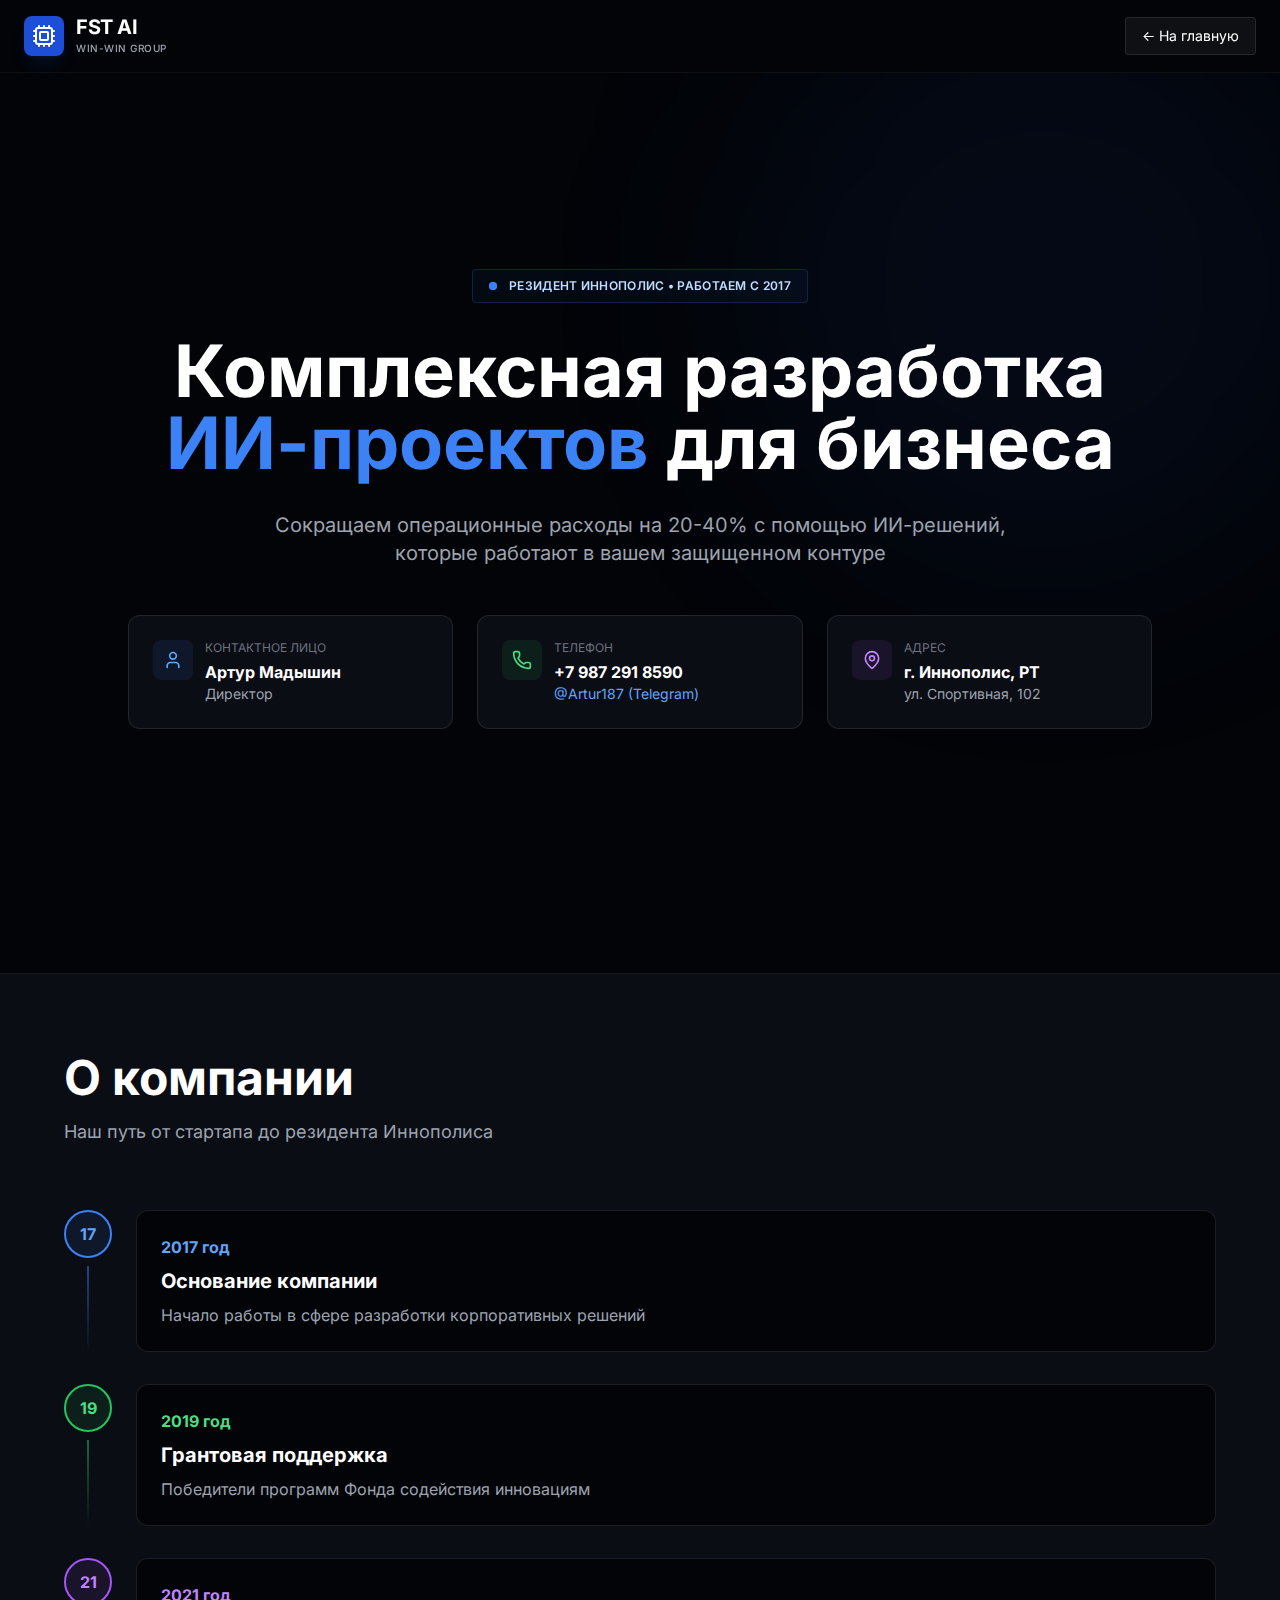
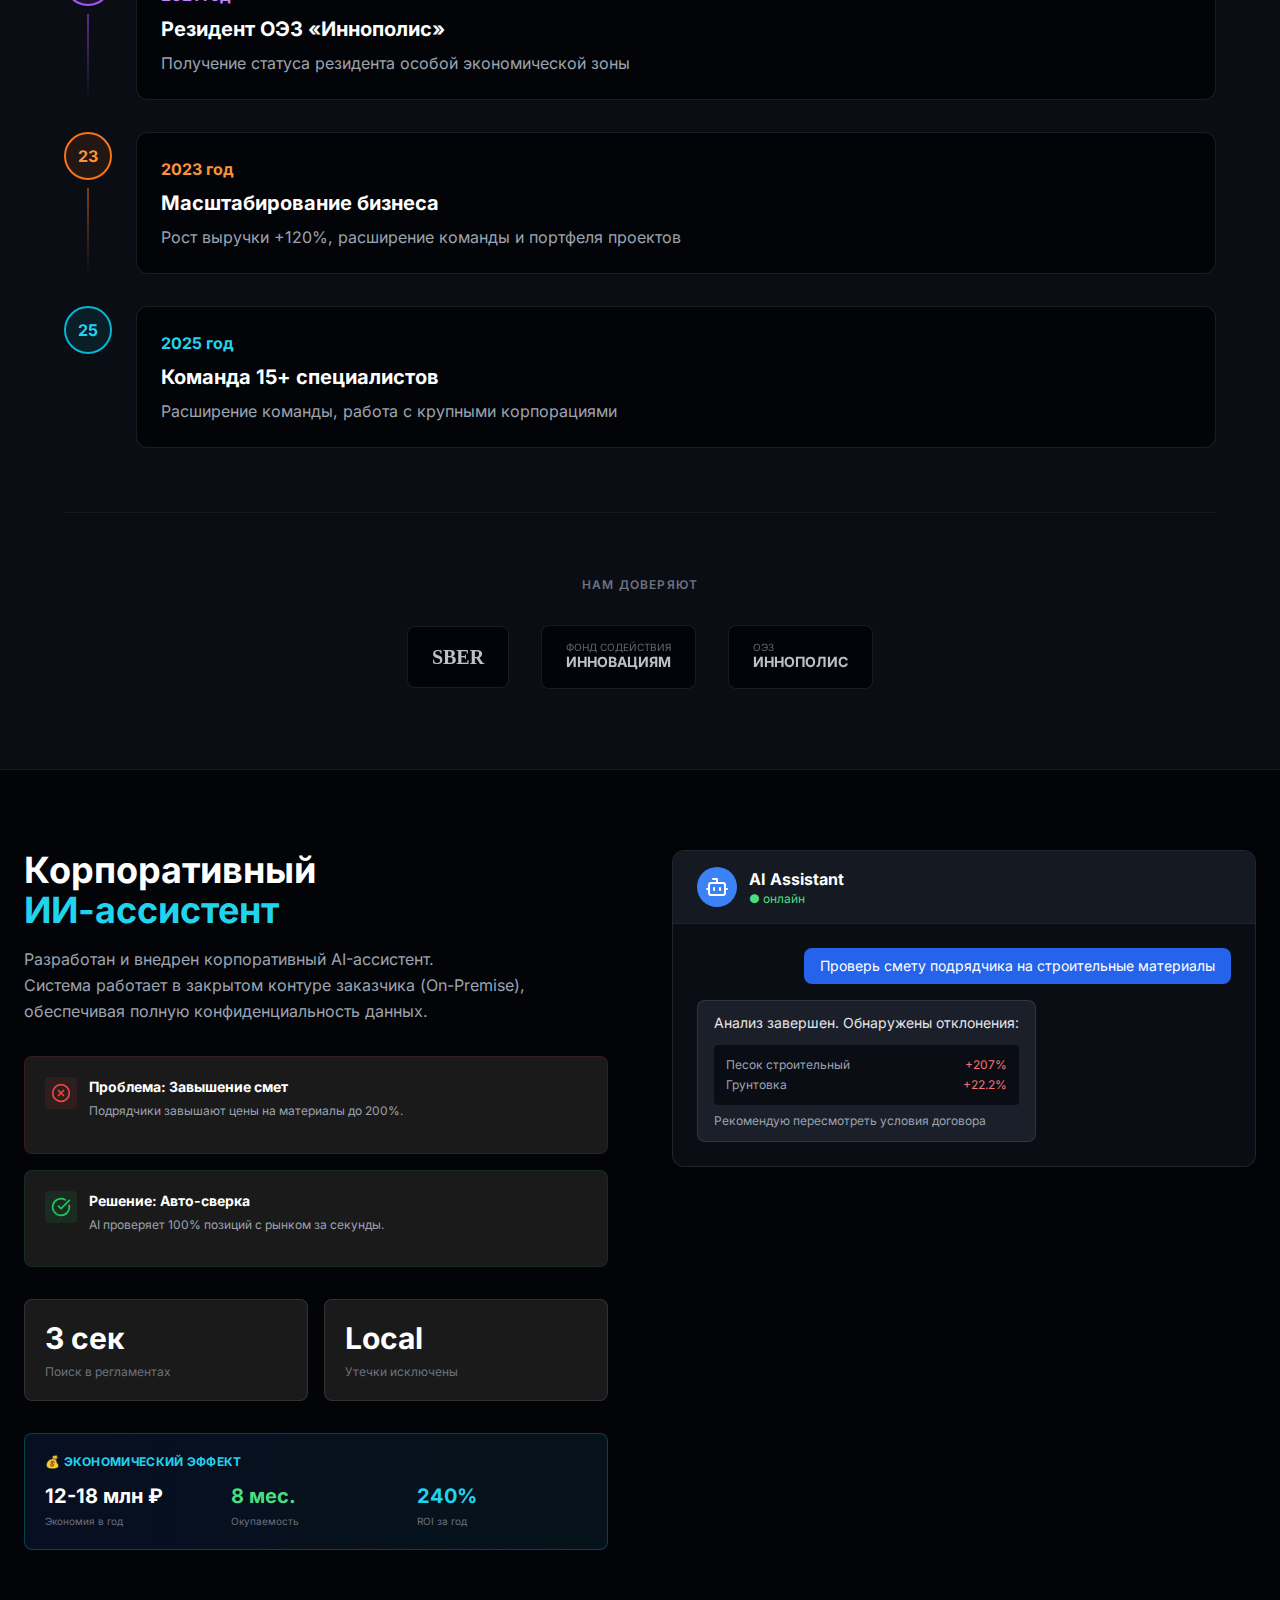
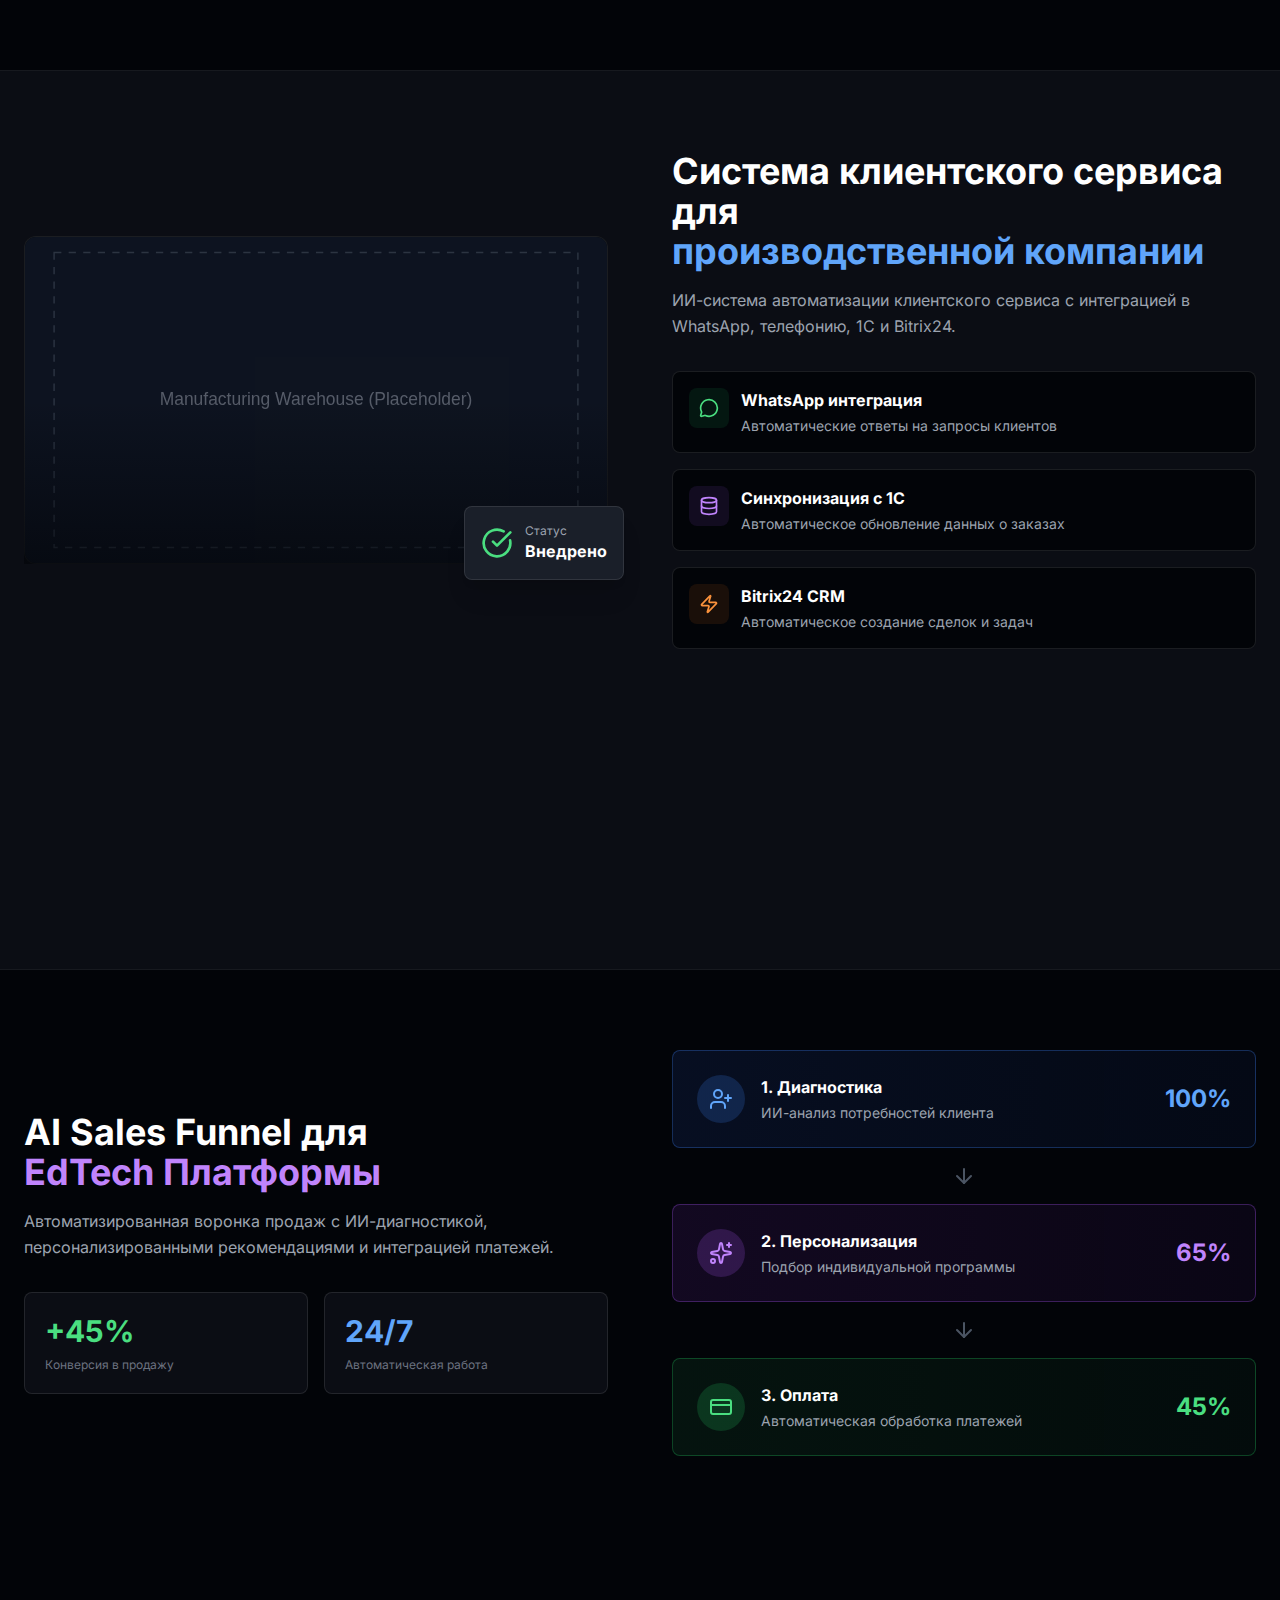
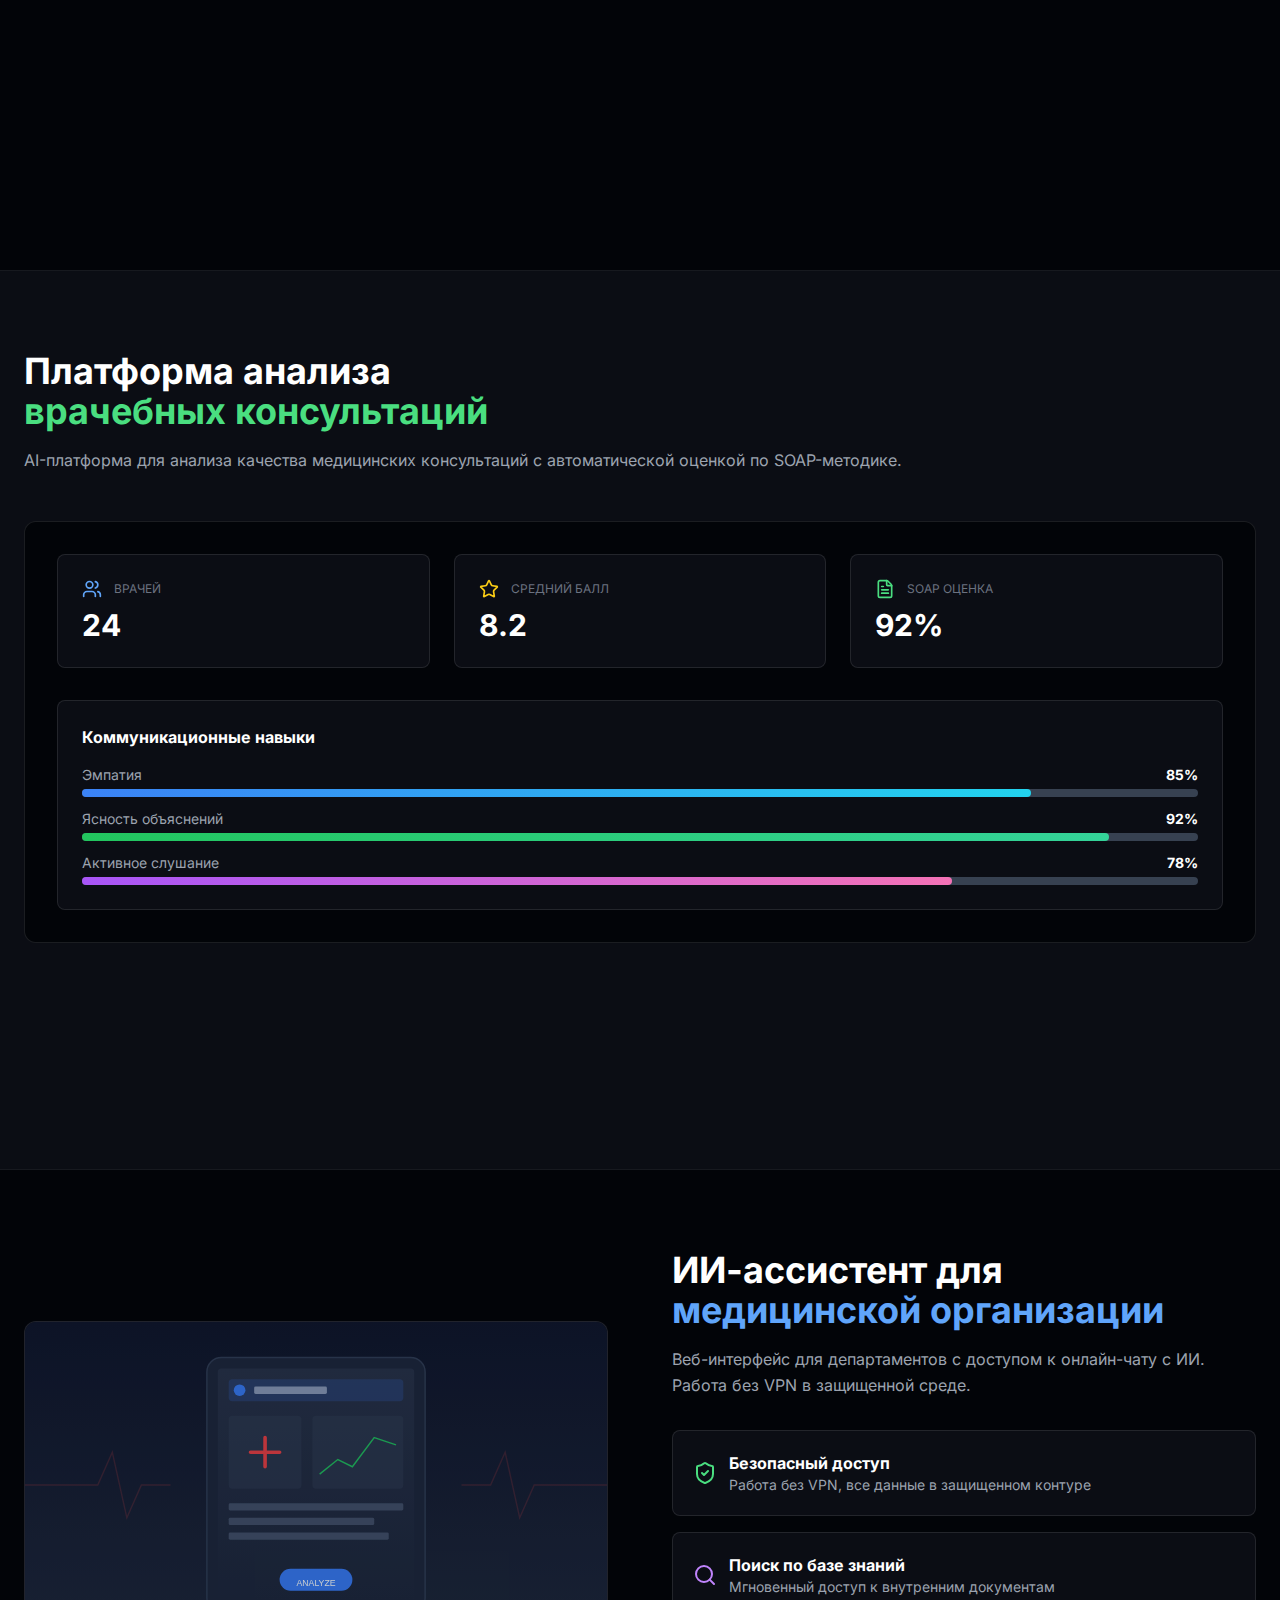
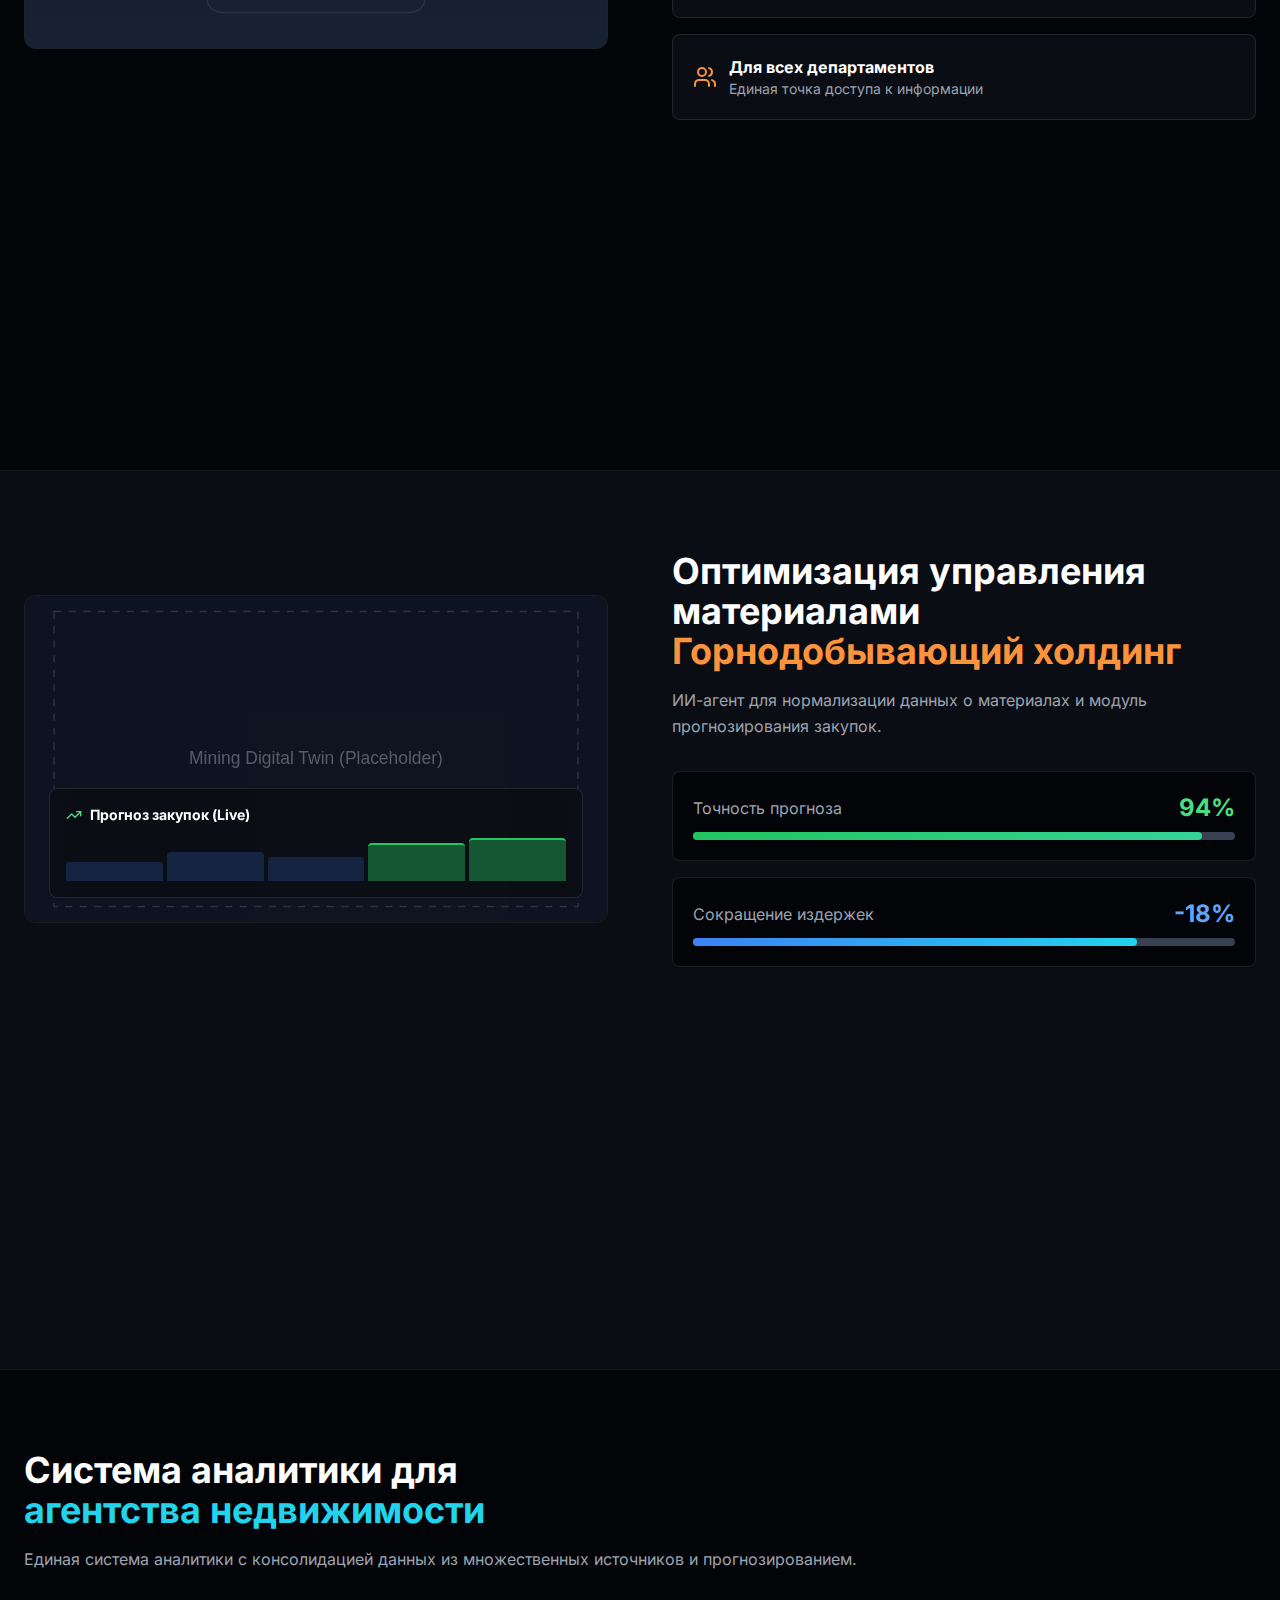
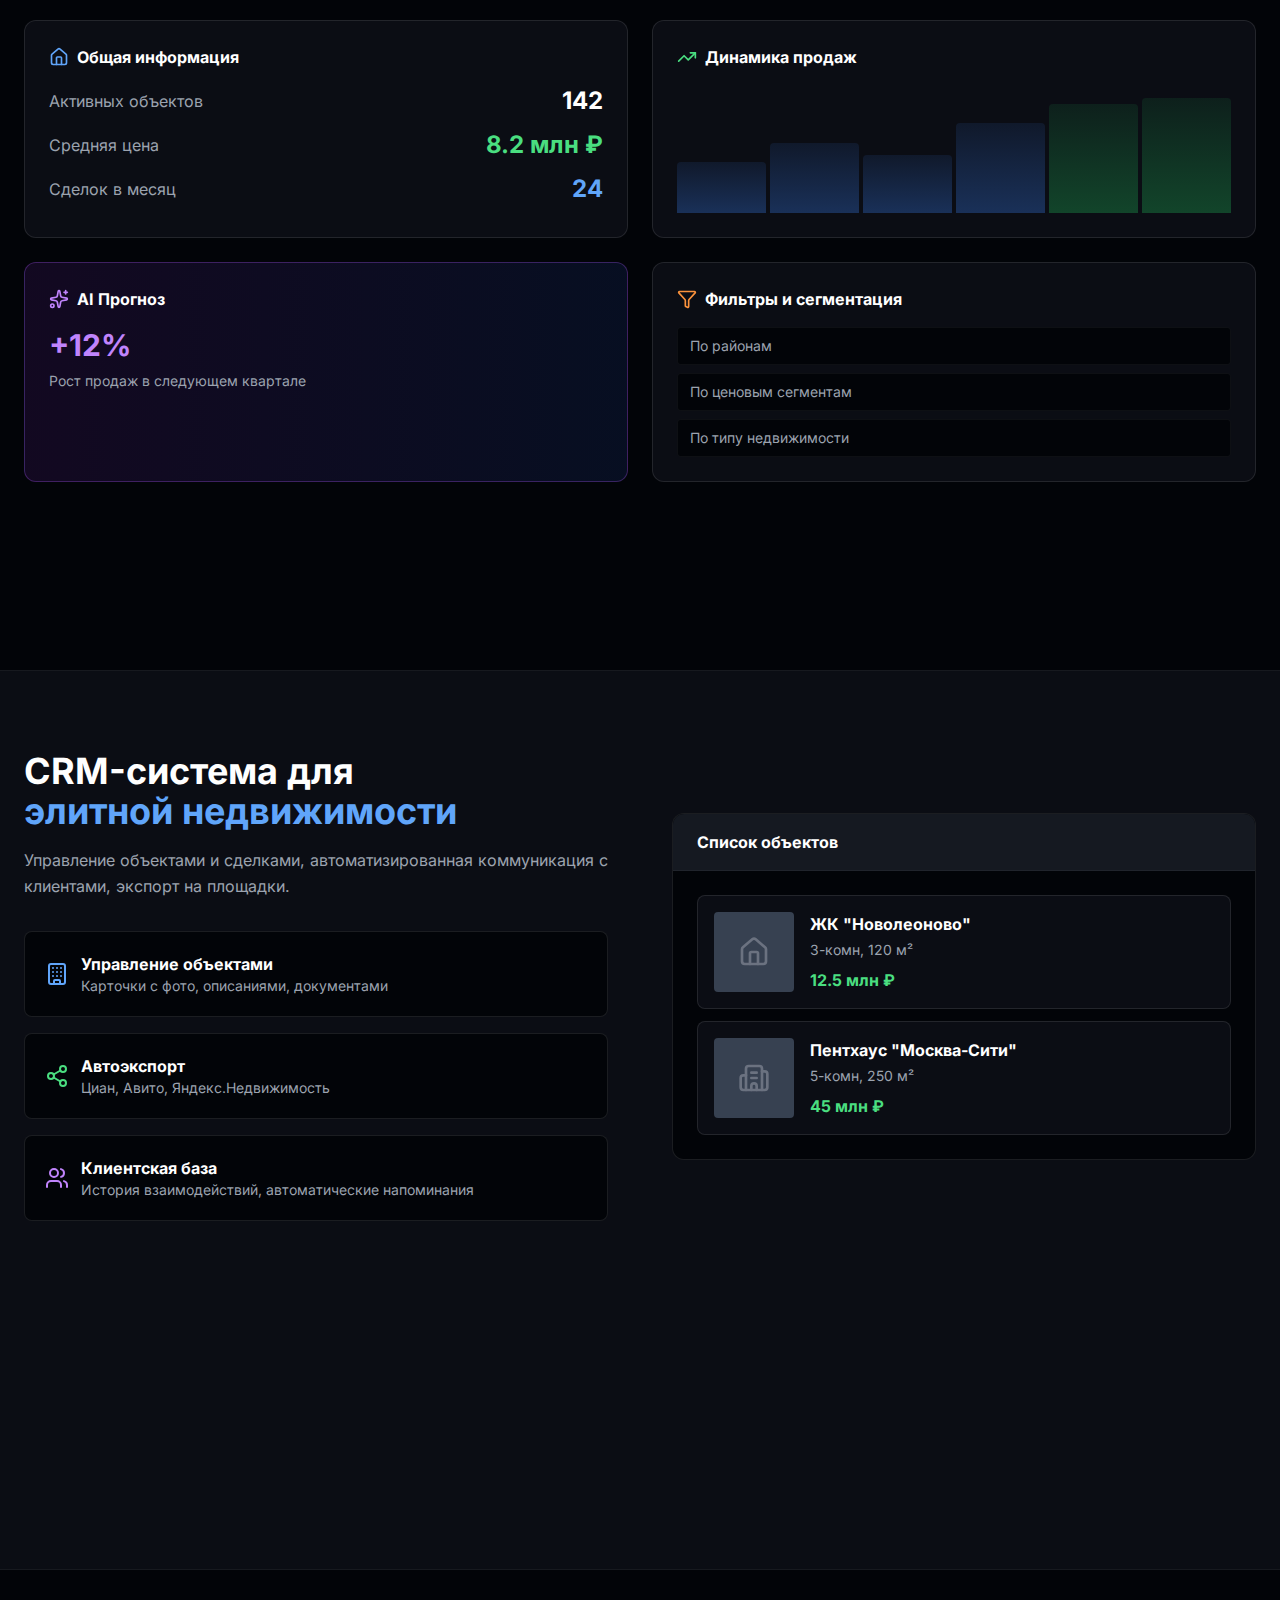
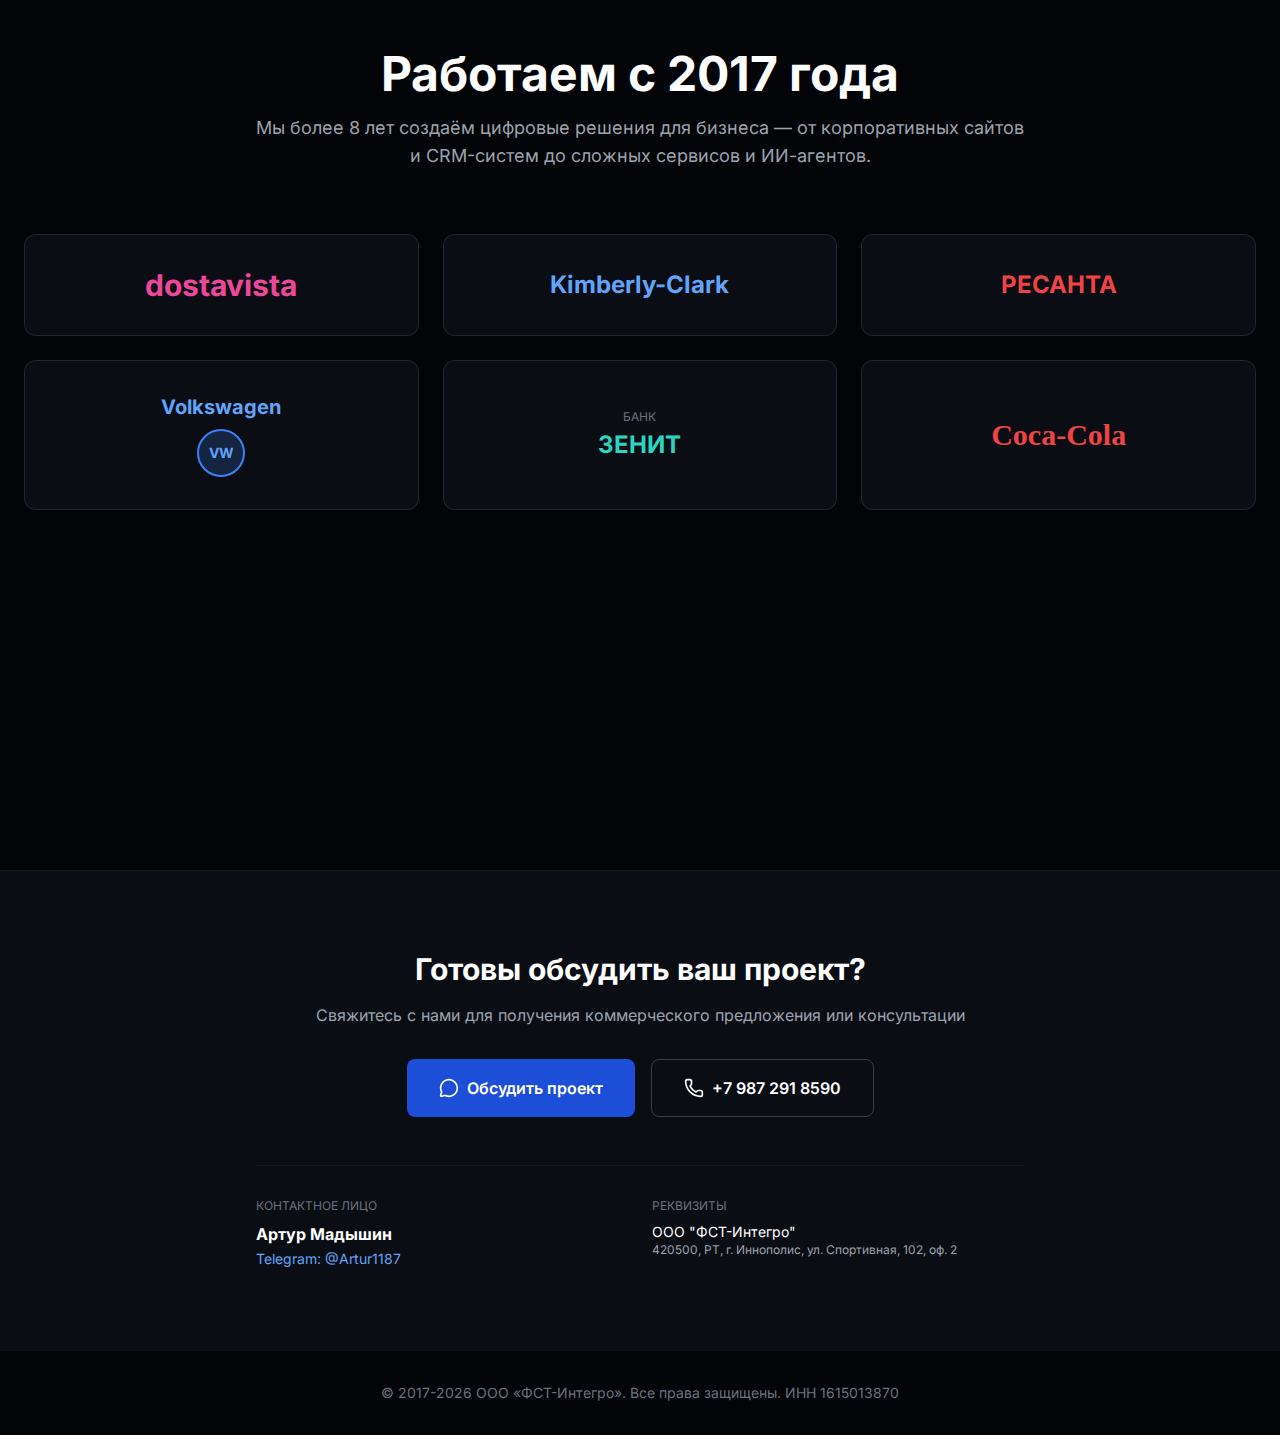
<file: presentation.html>
<!DOCTYPE html>
<html lang="ru">

<head>
    <meta charset="UTF-8">
    <meta name="viewport" content="width=device-width, initial-scale=1.0">
    <title>Презентация компании | ООО "ФСТ-Интегро"</title>
    <meta name="description"
        content="Скачайте презентацию ООО ФСТ-Интегро - разработка ИИ-решений промышленного уровня для госсектора и крупного бизнеса">
    <link rel="canonical" href="https://fst-ai.ru/presentation.html">
    <link rel="icon" type="image/svg+xml" href="img/favicon.svg">

    <!-- Open Graph / Facebook -->
    <meta property="og:type" content="article">
    <meta property="og:url" content="https://fst-ai.ru/presentation.html">
    <meta property="og:title" content="Презентация FST AI - Промышленные ИИ-решения">
    <meta property="og:description"
        content="Скачайте презентацию ООО ФСТ-Интегро. Кейсы внедрения ИИ в корпоративный сектор, производство, медицину и недвижимость.">
    <meta property="og:image" content="https://fst-ai.ru/og-presentation.jpg">

    <!-- Twitter -->
    <meta property="twitter:card" content="summary_large_image">
    <meta property="twitter:url" content="https://fst-ai.ru/presentation.html">
    <meta property="twitter:title" content="Презентация FST AI - Промышленные ИИ-решения">
    <meta property="twitter:description"
        content="Скачайте презентацию ООО ФСТ-Интегро. Кейсы внедрения ИИ в корпоративный сектор, производство, медицину и недвижимость.">
    <meta property="twitter:image" content="https://fst-ai.ru/og-presentation.jpg">

    <!-- Local Assets -->
    <link rel="stylesheet" href="css/fonts.css">
    <script src="js/tailwindcss.js"></script>
    <script src="js/lucide.min.js"></script>

    <style>
        /* Fonts are imported via css/fonts.css */

        * {
            font-family: 'Inter', sans-serif;
        }

        ::selection {
            background-color: rgb(37, 99, 235);
            color: white;
        }

        @keyframes ping {

            75%,
            100% {
                transform: scale(2);
                opacity: 0;
            }
        }

        .animate-ping {
            animation: ping 1s cubic-bezier(0, 0, 0.2, 1) infinite;
        }

        html {
            scroll-behavior: smooth;
        }
    </style>
</head>

<body class="bg-[#020408] text-white">

    <!-- Header -->
    <header class="border-b border-white/5 sticky top-0 bg-[#020408]/95 backdrop-blur-sm z-50">
        <div class="container mx-auto px-6 py-4">
            <div class="flex items-center justify-between">
                <a href="index.html" class="flex items-center gap-3">
                    <div
                        class="w-10 h-10 bg-blue-700 rounded-lg flex items-center justify-center shadow-lg shadow-blue-900/20">
                        <i data-lucide="cpu" class="text-white w-6 h-6"></i>
                    </div>
                    <div class="flex flex-col">
                        <span class="text-xl font-bold tracking-tight text-white leading-none">FST AI</span>
                        <span class="text-[10px] uppercase tracking-wider text-gray-400 mt-1 font-medium">Win-Win
                            group</span>
                    </div>
                </a>
                <a href="index.html"
                    class="px-4 py-2 bg-white/5 hover:bg-white/10 border border-white/10 rounded text-sm transition-colors">
                    ← На главную
                </a>
            </div>
        </div>
    </header>

    <!-- Slide 1: Title Slide -->
    <section class="min-h-screen flex items-center justify-center py-20 relative overflow-hidden">
        <!-- Background gradient -->
        <div class="absolute top-[-10%] right-[-5%] w-[600px] h-[600px] bg-blue-900/10 rounded-full blur-[100px] -z-10">
        </div>

        <div class="container mx-auto px-6">
            <div class="max-w-7xl mx-auto">

                <!-- Badge -->
                <div class="flex justify-center mb-8">
                    <div
                        class="inline-flex items-center gap-3 px-4 py-2 rounded border border-blue-500/20 bg-blue-500/5 backdrop-blur-md">
                        <span class="flex h-2 w-2 relative">
                            <span
                                class="animate-ping absolute inline-flex h-full w-full rounded-full bg-blue-400 opacity-75"></span>
                            <span class="relative inline-flex rounded-full h-2 w-2 bg-blue-500"></span>
                        </span>
                        <span class="text-xs font-semibold text-blue-200 uppercase tracking-wide">Резидент Иннополис •
                            Работаем с 2017</span>
                    </div>
                </div>

                <!-- Main Title -->
                <h1 class="text-3xl sm:text-5xl md:text-7xl font-bold text-center text-white leading-tight mb-8">
                    Комплексная разработка<br>
                    <span class="text-blue-500">ИИ-проектов</span> для бизнеса
                </h1>

                <!-- Subtitle -->
                <p class="text-xl text-gray-400 text-center max-w-3xl mx-auto mb-12">
                    Сокращаем операционные расходы на 20-40% с помощью ИИ-решений, которые работают в вашем защищенном
                    контуре
                </p>

                <!-- Company Info Grid -->
                <div class="grid grid-cols-1 md:grid-cols-3 gap-6 max-w-5xl mx-auto mb-12">
                    <!-- Contact -->
                    <div class="bg-[#0B0D14] border border-white/10 rounded-xl p-6">
                        <div class="flex items-start gap-3">
                            <div class="w-10 h-10 bg-blue-500/10 rounded-lg flex items-center justify-center shrink-0">
                                <i data-lucide="user" class="w-5 h-5 text-blue-400"></i>
                            </div>
                            <div>
                                <div class="text-xs text-gray-500 uppercase mb-1">Контактное лицо</div>
                                <div class="text-white font-bold">Артур Мадышин</div>
                                <div class="text-sm text-gray-400">Директор</div>
                            </div>
                        </div>
                    </div>

                    <!-- Phone -->
                    <div class="bg-[#0B0D14] border border-white/10 rounded-xl p-6">
                        <div class="flex items-start gap-3">
                            <div class="w-10 h-10 bg-green-500/10 rounded-lg flex items-center justify-center shrink-0">
                                <i data-lucide="phone" class="w-5 h-5 text-green-400"></i>
                            </div>
                            <div>
                                <div class="text-xs text-gray-500 uppercase mb-1">Телефон</div>
                                <div class="text-white font-bold">+7 987 291 8590</div>
                                <div class="text-sm text-blue-400">@Artur187 (Telegram)</div>
                            </div>
                        </div>
                    </div>

                    <!-- Location -->
                    <div class="bg-[#0B0D14] border border-white/10 rounded-xl p-6">
                        <div class="flex items-start gap-3">
                            <div
                                class="w-10 h-10 bg-purple-500/10 rounded-lg flex items-center justify-center shrink-0">
                                <i data-lucide="map-pin" class="w-5 h-5 text-purple-400"></i>
                            </div>
                            <div>
                                <div class="text-xs text-gray-500 uppercase mb-1">Адрес</div>
                                <div class="text-white font-bold">г. Иннополис, РТ</div>
                                <div class="text-sm text-gray-400">ул. Спортивная, 102</div>
                            </div>
                        </div>
                    </div>
                </div>

            </div>
        </div>
    </section>

    </section>

    <!-- Slide 2: Company History -->
    <section class="min-h-screen py-20 bg-[#0B0D14] border-y border-white/5">
        <div class="container mx-auto px-6">
            <div class="max-w-6xl mx-auto">

                <h2 class="text-4xl md:text-5xl font-bold text-white mb-4">О компании</h2>
                <p class="text-gray-400 mb-16 text-lg">Наш путь от стартапа до резидента Иннополиса</p>

                <!-- Timeline -->
                <div class="space-y-8">

                    <!-- 2017 -->
                    <div class="flex gap-6 group">
                        <div class="flex flex-col items-center">
                            <div
                                class="w-12 h-12 bg-blue-500/10 border-2 border-blue-500 rounded-full flex items-center justify-center shrink-0">
                                <span class="text-blue-400 font-bold">17</span>
                            </div>
                            <div class="w-0.5 h-full bg-gradient-to-b from-blue-500/50 to-transparent mt-2"></div>
                        </div>
                        <div
                            class="bg-[#020408] border border-white/10 rounded-xl p-6 flex-grow group-hover:border-blue-500/30 transition-colors">
                            <div class="text-blue-400 font-bold mb-2">2017 год</div>
                            <h3 class="text-white font-bold text-xl mb-2">Основание компании</h3>
                            <p class="text-gray-400">Начало работы в сфере разработки корпоративных решений</p>
                        </div>
                    </div>

                    <!-- 2019 -->
                    <div class="flex gap-6 group">
                        <div class="flex flex-col items-center">
                            <div
                                class="w-12 h-12 bg-green-500/10 border-2 border-green-500 rounded-full flex items-center justify-center shrink-0">
                                <span class="text-green-400 font-bold">19</span>
                            </div>
                            <div class="w-0.5 h-full bg-gradient-to-b from-green-500/50 to-transparent mt-2"></div>
                        </div>
                        <div
                            class="bg-[#020408] border border-white/10 rounded-xl p-6 flex-grow group-hover:border-green-500/30 transition-colors">
                            <div class="text-green-400 font-bold mb-2">2019 год</div>
                            <h3 class="text-white font-bold text-xl mb-2">Грантовая поддержка</h3>
                            <p class="text-gray-400">Победители программ Фонда содействия инновациям</p>
                        </div>
                    </div>

                    <!-- 2021 -->
                    <div class="flex gap-6 group">
                        <div class="flex flex-col items-center">
                            <div
                                class="w-12 h-12 bg-purple-500/10 border-2 border-purple-500 rounded-full flex items-center justify-center shrink-0">
                                <span class="text-purple-400 font-bold">21</span>
                            </div>
                            <div class="w-0.5 h-full bg-gradient-to-b from-purple-500/50 to-transparent mt-2"></div>
                        </div>
                        <div
                            class="bg-[#020408] border border-white/10 rounded-xl p-6 flex-grow group-hover:border-purple-500/30 transition-colors">
                            <div class="text-purple-400 font-bold mb-2">2021 год</div>
                            <h3 class="text-white font-bold text-xl mb-2">Резидент ОЭЗ «Иннополис»</h3>
                            <p class="text-gray-400">Получение статуса резидента особой экономической зоны</p>
                        </div>
                    </div>

                    <!-- 2023 -->
                    <div class="flex gap-6 group">
                        <div class="flex flex-col items-center">
                            <div
                                class="w-12 h-12 bg-orange-500/10 border-2 border-orange-500 rounded-full flex items-center justify-center shrink-0">
                                <span class="text-orange-400 font-bold">23</span>
                            </div>
                            <div class="w-0.5 h-full bg-gradient-to-b from-orange-500/50 to-transparent mt-2"></div>
                        </div>
                        <div
                            class="bg-[#020408] border border-white/10 rounded-xl p-6 flex-grow group-hover:border-orange-500/30 transition-colors">
                            <div class="text-orange-400 font-bold mb-2">2023 год</div>
                            <h3 class="text-white font-bold text-xl mb-2">Масштабирование бизнеса</h3>
                            <p class="text-gray-400">Рост выручки +120%, расширение команды и портфеля проектов</p>
                        </div>
                    </div>

                    <!-- 2025 -->
                    <div class="flex gap-6 group">
                        <div class="flex flex-col items-center">
                            <div
                                class="w-12 h-12 bg-cyan-500/10 border-2 border-cyan-500 rounded-full flex items-center justify-center shrink-0">
                                <span class="text-cyan-400 font-bold">25</span>
                            </div>
                        </div>
                        <div
                            class="bg-[#020408] border border-white/10 rounded-xl p-6 flex-grow group-hover:border-cyan-500/30 transition-colors">
                            <div class="text-cyan-400 font-bold mb-2">2025 год</div>
                            <h3 class="text-white font-bold text-xl mb-2">Команда 15+ специалистов</h3>
                            <p class="text-gray-400">Расширение команды, работа с крупными корпорациями</p>
                        </div>
                    </div>

                </div>

                <!-- Partners -->
                <div class="mt-16 pt-16 border-t border-white/5">
                    <p class="text-xs text-gray-500 uppercase tracking-widest mb-8 font-semibold text-center">Нам
                        доверяют</p>
                    <div class="flex flex-wrap gap-8 items-center justify-center opacity-90">
                        <div class="bg-[#020408] border border-white/10 rounded-lg px-6 py-4">
                            <span class="text-xl font-bold text-gray-300 font-serif">SBER</span>
                        </div>
                        <div class="bg-[#020408] border border-white/10 rounded-lg px-6 py-4">
                            <div class="flex flex-col leading-none">
                                <span class="text-[10px] uppercase text-gray-500">Фонд содействия</span>
                                <span class="text-sm font-bold text-gray-300">ИННОВАЦИЯМ</span>
                            </div>
                        </div>
                        <div class="bg-[#020408] border border-white/10 rounded-lg px-6 py-4">
                            <div class="flex flex-col leading-none">
                                <span class="text-[10px] uppercase text-gray-500">ОЭЗ</span>
                                <span class="text-sm font-bold text-gray-300">ИННОПОЛИС</span>
                            </div>
                        </div>
                    </div>
                </div>

            </div>
        </div>
    </section>

    <!-- Slide 3: Corporate AI Project -->
    <section class="min-h-screen py-20 bg-[#020408]">
        <div class="container mx-auto px-6">
            <div class="max-w-7xl mx-auto">

                <div class="grid grid-cols-1 lg:grid-cols-2 gap-16 items-start">

                    <!-- Left: Description -->
                    <div>
                        <h2 class="text-3xl md:text-4xl font-bold mb-4 text-white leading-tight">
                            Корпоративный<br>
                            <span class="text-cyan-400">ИИ-ассистент</span>
                        </h2>

                        <p class="text-gray-400 mb-8 text-base leading-relaxed">
                            Разработан и внедрен корпоративный AI-ассистент.<br>
                            Система работает в закрытом контуре заказчика (On-Premise),<br>
                            обеспечивая полную конфиденциальность данных.
                        </p>

                        <!-- Problem Block -->
                        <div class="bg-[#1a1a1a] border border-red-900/30 rounded-lg p-5 mb-4">
                            <div class="flex items-start gap-3 mb-3">
                                <div class="w-8 h-8 bg-red-500/10 rounded flex items-center justify-center shrink-0">
                                    <i data-lucide="x-circle" class="w-5 h-5 text-red-500"></i>
                                </div>
                                <div>
                                    <h3 class="text-white font-bold text-sm mb-1">Проблема: Завышение смет</h3>
                                    <p class="text-gray-400 text-xs leading-relaxed">
                                        Подрядчики завышают цены на материалы до 200%.
                                    </p>
                                </div>
                            </div>
                        </div>

                        <!-- Solution Block -->
                        <div class="bg-[#1a1a1a] border border-green-900/30 rounded-lg p-5 mb-8">
                            <div class="flex items-start gap-3 mb-3">
                                <div class="w-8 h-8 bg-green-500/10 rounded flex items-center justify-center shrink-0">
                                    <i data-lucide="check-circle" class="w-5 h-5 text-green-500"></i>
                                </div>
                                <div>
                                    <h3 class="text-white font-bold text-sm mb-1">Решение: Авто-сверка</h3>
                                    <p class="text-gray-400 text-xs leading-relaxed">
                                        AI проверяет 100% позиций с рынком за секунды.
                                    </p>
                                </div>
                            </div>
                        </div>

                        <!-- Metrics -->
                        <div class="grid grid-cols-2 gap-4 mb-8">
                            <div class="bg-[#1a1a1a] border border-white/10 rounded-lg p-5">
                                <div class="text-3xl font-bold text-white mb-2">3 сек</div>
                                <div class="text-xs text-gray-500">Поиск в регламентах</div>
                            </div>
                            <div class="bg-[#1a1a1a] border border-white/10 rounded-lg p-5">
                                <div class="text-3xl font-bold text-white mb-2">Local</div>
                                <div class="text-xs text-gray-500">Утечки исключены</div>
                            </div>
                        </div>

                        <!-- ROI -->
                        <div
                            class="bg-gradient-to-r from-blue-900/20 to-cyan-900/20 border border-cyan-500/30 rounded-lg p-5">
                            <div class="text-xs font-bold text-cyan-400 uppercase tracking-wide mb-3">💰 Экономический
                                эффект</div>
                            <div class="grid grid-cols-1 sm:grid-cols-3 gap-4">
                                <div>
                                    <div class="text-xl font-bold text-white mb-1">12-18 млн ₽</div>
                                    <div class="text-[10px] text-gray-500">Экономия в год</div>
                                </div>
                                <div>
                                    <div class="text-xl font-bold text-green-400 mb-1">8 мес.</div>
                                    <div class="text-[10px] text-gray-500">Окупаемость</div>
                                </div>
                                <div>
                                    <div class="text-xl font-bold text-cyan-400 mb-1">240%</div>
                                    <div class="text-[10px] text-gray-500">ROI за год</div>
                                </div>
                            </div>
                        </div>
                    </div>

                    <!-- Right: Telegram Chat -->
                    <div class="bg-[#0B0D14] border border-white/10 rounded-xl shadow-2xl overflow-hidden">
                        <div class="bg-[#151921] px-6 py-4 border-b border-white/5 flex items-center justify-between">
                            <div class="flex items-center gap-3">
                                <div class="w-10 h-10 bg-blue-500 rounded-full flex items-center justify-center">
                                    <i data-lucide="bot" class="w-6 h-6 text-white"></i>
                                </div>
                                <div>
                                    <div class="text-white font-bold">AI Assistant</div>
                                    <div class="text-xs text-green-400">● онлайн</div>
                                </div>
                            </div>
                        </div>

                        <div class="p-6 space-y-4 max-h-[600px] overflow-y-auto">
                            <!-- User message -->
                            <div class="flex justify-end">
                                <div class="bg-blue-600 text-white rounded-lg px-4 py-2 max-w-[80%]">
                                    <p class="text-sm">Проверь смету подрядчика на строительные материалы</p>
                                </div>
                            </div>

                            <!-- Bot response -->
                            <div class="flex justify-start">
                                <div
                                    class="bg-[#1a1f29] text-gray-200 rounded-lg px-4 py-3 max-w-[80%] border border-white/10">
                                    <p class="text-sm mb-3">Анализ завершен. Обнаружены отклонения:</p>
                                    <div class="bg-[#0B0D14] rounded p-3 text-xs font-mono">
                                        <div class="flex justify-between mb-1">
                                            <span class="text-gray-400">Песок строительный</span>
                                            <span class="text-red-400">+207%</span>
                                        </div>
                                        <div class="flex justify-between">
                                            <span class="text-gray-400">Грунтовка</span>
                                            <span class="text-red-400">+22.2%</span>
                                        </div>
                                    </div>
                                    <p class="text-xs text-gray-400 mt-2">Рекомендую пересмотреть условия договора</p>
                                </div>
                            </div>
                        </div>
                    </div>

                </div>

            </div>
        </div>
    </section>

    <!-- Slide 4: Manufacturing System -->
    <section class="min-h-screen py-20 bg-[#0B0D14] border-y border-white/5">
        <div class="container mx-auto px-6">
            <div class="max-w-7xl mx-auto">

                <div class="grid grid-cols-1 lg:grid-cols-2 gap-16 items-center">

                    <!-- Left: Image -->
                    <div class="relative">
                        <div class="bg-[#020408] border border-white/10 rounded-xl overflow-hidden aspect-video group">
                            <img src="img/presentation/manufacturing_warehouse.svg" alt="Автоматизированный склад"
                                class="w-full h-full object-cover opacity-80 group-hover:opacity-100 transition-opacity duration-500">

                            <!-- Overlay gradient for text readability if needed -->
                            <div
                                class="absolute inset-0 bg-gradient-to-t from-[#020408] via-transparent to-transparent opacity-60">
                            </div>
                        </div>
                        <div
                            class="absolute -bottom-4 -right-4 bg-[#1a1f29] border border-white/10 rounded-lg p-4 shadow-xl z-10">
                            <div class="flex items-center gap-3">
                                <i data-lucide="check-circle" class="w-8 h-8 text-green-400"></i>
                                <div>
                                    <div class="text-xs text-gray-400">Статус</div>
                                    <div class="text-white font-bold">Внедрено</div>
                                </div>
                            </div>
                        </div>
                    </div>

                    <!-- Right: Description -->
                    <div>
                        <h2 class="text-3xl md:text-4xl font-bold text-white mb-4">
                            Система клиентского сервиса для<br>
                            <span class="text-blue-400">производственной компании</span>
                        </h2>

                        <p class="text-gray-400 mb-8 leading-relaxed">
                            ИИ-система автоматизации клиентского сервиса с интеграцией в WhatsApp, телефонию, 1C и
                            Bitrix24.
                        </p>

                        <!-- Features -->
                        <div class="space-y-4">
                            <div
                                class="bg-[#020408] border border-white/10 rounded-lg p-4 hover:border-blue-500/30 transition-colors">
                                <div class="flex items-start gap-3">
                                    <div
                                        class="w-10 h-10 bg-green-500/10 rounded-lg flex items-center justify-center shrink-0">
                                        <i data-lucide="message-circle" class="w-5 h-5 text-green-400"></i>
                                    </div>
                                    <div>
                                        <h3 class="text-white font-bold mb-1">WhatsApp интеграция</h3>
                                        <p class="text-sm text-gray-400">Автоматические ответы на запросы клиентов</p>
                                    </div>
                                </div>
                            </div>

                            <div
                                class="bg-[#020408] border border-white/10 rounded-lg p-4 hover:border-purple-500/30 transition-colors">
                                <div class="flex items-start gap-3">
                                    <div
                                        class="w-10 h-10 bg-purple-500/10 rounded-lg flex items-center justify-center shrink-0">
                                        <i data-lucide="database" class="w-5 h-5 text-purple-400"></i>
                                    </div>
                                    <div>
                                        <h3 class="text-white font-bold mb-1">Синхронизация с 1C</h3>
                                        <p class="text-sm text-gray-400">Автоматическое обновление данных о заказах</p>
                                    </div>
                                </div>
                            </div>

                            <div
                                class="bg-[#020408] border border-white/10 rounded-lg p-4 hover:border-orange-500/30 transition-colors">
                                <div class="flex items-start gap-3">
                                    <div
                                        class="w-10 h-10 bg-orange-500/10 rounded-lg flex items-center justify-center shrink-0">
                                        <i data-lucide="zap" class="w-5 h-5 text-orange-400"></i>
                                    </div>
                                    <div>
                                        <h3 class="text-white font-bold mb-1">Bitrix24 CRM</h3>
                                        <p class="text-sm text-gray-400">Автоматическое создание сделок и задач</p>
                                    </div>
                                </div>
                            </div>
                        </div>
                    </div>

                </div>

            </div>
        </div>
    </section>

    <!-- Slide 5: EdTech Sales Funnel -->
    <section class="min-h-screen py-20 bg-[#020408]">
        <div class="container mx-auto px-6">
            <div class="max-w-7xl mx-auto">

                <div class="grid grid-cols-1 lg:grid-cols-2 gap-16 items-center">

                    <!-- Left: Description -->
                    <div>
                        <h2 class="text-3xl md:text-4xl font-bold text-white mb-4">
                            AI Sales Funnel для<br>
                            <span class="text-purple-400">EdTech Платформы</span>
                        </h2>

                        <p class="text-gray-400 mb-8 leading-relaxed">
                            Автоматизированная воронка продаж с ИИ-диагностикой, персонализированными рекомендациями и
                            интеграцией платежей.
                        </p>

                        <!-- Metrics -->
                        <div class="grid grid-cols-2 gap-4">
                            <div class="bg-[#0B0D14] border border-white/10 rounded-lg p-5">
                                <div class="text-3xl font-bold text-green-400 mb-2">+45%</div>
                                <div class="text-xs text-gray-500">Конверсия в продажу</div>
                            </div>
                            <div class="bg-[#0B0D14] border border-white/10 rounded-lg p-5">
                                <div class="text-3xl font-bold text-blue-400 mb-2">24/7</div>
                                <div class="text-xs text-gray-500">Автоматическая работа</div>
                            </div>
                        </div>
                    </div>

                    <!-- Right: Funnel Visualization -->
                    <div class="space-y-4">
                        <!-- Stage 1 -->
                        <div
                            class="bg-gradient-to-r from-blue-900/20 to-blue-900/10 border border-blue-500/30 rounded-lg p-6">
                            <div class="flex items-center gap-4">
                                <div
                                    class="w-12 h-12 bg-blue-500/20 rounded-full flex items-center justify-center shrink-0">
                                    <i data-lucide="user-plus" class="w-6 h-6 text-blue-400"></i>
                                </div>
                                <div class="flex-grow">
                                    <h3 class="text-white font-bold mb-1">1. Диагностика</h3>
                                    <p class="text-sm text-gray-400">ИИ-анализ потребностей клиента</p>
                                </div>
                                <div class="text-2xl font-bold text-blue-400">100%</div>
                            </div>
                        </div>

                        <!-- Arrow -->
                        <div class="flex justify-center">
                            <i data-lucide="arrow-down" class="w-6 h-6 text-gray-600"></i>
                        </div>

                        <!-- Stage 2 -->
                        <div
                            class="bg-gradient-to-r from-purple-900/20 to-purple-900/10 border border-purple-500/30 rounded-lg p-6">
                            <div class="flex items-center gap-4">
                                <div
                                    class="w-12 h-12 bg-purple-500/20 rounded-full flex items-center justify-center shrink-0">
                                    <i data-lucide="sparkles" class="w-6 h-6 text-purple-400"></i>
                                </div>
                                <div class="flex-grow">
                                    <h3 class="text-white font-bold mb-1">2. Персонализация</h3>
                                    <p class="text-sm text-gray-400">Подбор индивидуальной программы</p>
                                </div>
                                <div class="text-2xl font-bold text-purple-400">65%</div>
                            </div>
                        </div>

                        <!-- Arrow -->
                        <div class="flex justify-center">
                            <i data-lucide="arrow-down" class="w-6 h-6 text-gray-600"></i>
                        </div>

                        <!-- Stage 3 -->
                        <div
                            class="bg-gradient-to-r from-green-900/20 to-green-900/10 border border-green-500/30 rounded-lg p-6">
                            <div class="flex items-center gap-4">
                                <div
                                    class="w-12 h-12 bg-green-500/20 rounded-full flex items-center justify-center shrink-0">
                                    <i data-lucide="credit-card" class="w-6 h-6 text-green-400"></i>
                                </div>
                                <div class="flex-grow">
                                    <h3 class="text-white font-bold mb-1">3. Оплата</h3>
                                    <p class="text-sm text-gray-400">Автоматическая обработка платежей</p>
                                </div>
                                <div class="text-2xl font-bold text-green-400">45%</div>
                            </div>
                        </div>
                    </div>

                </div>

            </div>
        </div>
    </section>

    <!-- Slide 6: Medical Analytics -->
    <section class="min-h-screen py-20 bg-[#0B0D14] border-y border-white/5">
        <div class="container mx-auto px-6">
            <div class="max-w-7xl mx-auto">

                <h2 class="text-3xl md:text-4xl font-bold text-white mb-4">
                    Платформа анализа<br>
                    <span class="text-green-400">врачебных консультаций</span>
                </h2>

                <p class="text-gray-400 mb-12 leading-relaxed">
                    AI-платформа для анализа качества медицинских консультаций с автоматической оценкой по
                    SOAP-методике.
                </p>

                <!-- Dashboard -->
                <div class="bg-[#020408] border border-white/10 rounded-xl p-8">

                    <!-- Header Stats -->
                    <div class="grid grid-cols-1 md:grid-cols-3 gap-6 mb-8">
                        <div class="bg-[#0B0D14] border border-white/10 rounded-lg p-6">
                            <div class="flex items-center gap-3 mb-2">
                                <i data-lucide="users" class="w-5 h-5 text-blue-400"></i>
                                <span class="text-xs text-gray-500 uppercase">Врачей</span>
                            </div>
                            <div class="text-3xl font-bold text-white">24</div>
                        </div>
                        <div class="bg-[#0B0D14] border border-white/10 rounded-lg p-6">
                            <div class="flex items-center gap-3 mb-2">
                                <i data-lucide="star" class="w-5 h-5 text-yellow-400"></i>
                                <span class="text-xs text-gray-500 uppercase">Средний балл</span>
                            </div>
                            <div class="text-3xl font-bold text-white">8.2</div>
                        </div>
                        <div class="bg-[#0B0D14] border border-white/10 rounded-lg p-6">
                            <div class="flex items-center gap-3 mb-2">
                                <i data-lucide="file-text" class="w-5 h-5 text-green-400"></i>
                                <span class="text-xs text-gray-500 uppercase">SOAP оценка</span>
                            </div>
                            <div class="text-3xl font-bold text-white">92%</div>
                        </div>
                    </div>

                    <!-- Chart Area -->
                    <div class="bg-[#0B0D14] border border-white/10 rounded-lg p-6">
                        <h3 class="text-white font-bold mb-4">Коммуникационные навыки</h3>
                        <div class="space-y-3">
                            <div>
                                <div class="flex justify-between text-sm mb-1">
                                    <span class="text-gray-400">Эмпатия</span>
                                    <span class="text-white font-bold">85%</span>
                                </div>
                                <div class="w-full bg-gray-700 rounded-full h-2">
                                    <div class="bg-gradient-to-r from-blue-500 to-cyan-400 h-2 rounded-full"
                                        style="width: 85%"></div>
                                </div>
                            </div>
                            <div>
                                <div class="flex justify-between text-sm mb-1">
                                    <span class="text-gray-400">Ясность объяснений</span>
                                    <span class="text-white font-bold">92%</span>
                                </div>
                                <div class="w-full bg-gray-700 rounded-full h-2">
                                    <div class="bg-gradient-to-r from-green-500 to-emerald-400 h-2 rounded-full"
                                        style="width: 92%"></div>
                                </div>
                            </div>
                            <div>
                                <div class="flex justify-between text-sm mb-1">
                                    <span class="text-gray-400">Активное слушание</span>
                                    <span class="text-white font-bold">78%</span>
                                </div>
                                <div class="w-full bg-gray-700 rounded-full h-2">
                                    <div class="bg-gradient-to-r from-purple-500 to-pink-400 h-2 rounded-full"
                                        style="width: 78%"></div>
                                </div>
                            </div>
                        </div>
                    </div>

                </div>

            </div>
        </div>
    </section>

    <!-- Slide 7: Medical AI Assistant -->
    <section class="min-h-screen py-20 bg-[#020408]">
        <div class="container mx-auto px-6">
            <div class="max-w-7xl mx-auto">

                <div class="grid grid-cols-1 lg:grid-cols-2 gap-16 items-center">

                    <!-- Left: Image -->
                    <div class="relative">
                        <div class="bg-[#0B0D14] border border-white/10 rounded-xl overflow-hidden aspect-video group">
                            <img src="img/presentation/medical_tablet.svg" alt="Медицинский ИИ-ассистент"
                                class="w-full h-full object-cover opacity-80 group-hover:opacity-100 transition-opacity duration-500">
                            <!-- Overlay -->
                            <div class="absolute inset-0 bg-blue-900/10 mix-blend-overlay"></div>
                        </div>
                    </div>

                    <!-- Right: Description -->
                    <div>
                        <h2 class="text-3xl md:text-4xl font-bold text-white mb-4">
                            ИИ-ассистент для<br>
                            <span class="text-blue-400">медицинской организации</span>
                        </h2>

                        <p class="text-gray-400 mb-8 leading-relaxed">
                            Веб-интерфейс для департаментов с доступом к онлайн-чату с ИИ. Работа без VPN в защищенной
                            среде.
                        </p>

                        <!-- Features -->
                        <div class="space-y-4">
                            <div
                                class="bg-[#0B0D14] border border-white/10 rounded-lg p-5 hover:border-blue-500/30 transition-colors">
                                <div class="flex items-center gap-3">
                                    <i data-lucide="shield-check" class="w-6 h-6 text-green-400"></i>
                                    <div>
                                        <h3 class="text-white font-bold">Безопасный доступ</h3>
                                        <p class="text-sm text-gray-400">Работа без VPN, все данные в защищенном контуре
                                        </p>
                                    </div>
                                </div>
                            </div>

                            <div
                                class="bg-[#0B0D14] border border-white/10 rounded-lg p-5 hover:border-purple-500/30 transition-colors">
                                <div class="flex items-center gap-3">
                                    <i data-lucide="search" class="w-6 h-6 text-purple-400"></i>
                                    <div>
                                        <h3 class="text-white font-bold">Поиск по базе знаний</h3>
                                        <p class="text-sm text-gray-400">Мгновенный доступ к внутренним документам</p>
                                    </div>
                                </div>
                            </div>

                            <div
                                class="bg-[#0B0D14] border border-white/10 rounded-lg p-5 hover:border-orange-500/30 transition-colors">
                                <div class="flex items-center gap-3">
                                    <i data-lucide="users" class="w-6 h-6 text-orange-400"></i>
                                    <div>
                                        <h3 class="text-white font-bold">Для всех департаментов</h3>
                                        <p class="text-sm text-gray-400">Единая точка доступа к информации</p>
                                    </div>
                                </div>
                            </div>
                        </div>
                    </div>

                </div>

            </div>
        </div>
    </section>

    <!-- Slide 8: Mining Optimization -->
    <section class="min-h-screen py-20 bg-[#0B0D14] border-y border-white/5">
        <div class="container mx-auto px-6">
            <div class="max-w-7xl mx-auto">

                <div class="grid grid-cols-1 lg:grid-cols-2 gap-16 items-center">

                    <!-- Left: Chart/Image -->
                    <div
                        class="relative bg-[#020408] border border-white/10 rounded-xl overflow-hidden aspect-video group">
                        <img src="img/presentation/mining_digital_twin.svg" alt="Цифровой двойник карьера"
                            class="w-full h-full object-cover opacity-80 group-hover:opacity-100 transition-opacity duration-500">

                        <!-- Floating overlay card -->
                        <div
                            class="absolute bottom-6 left-6 right-6 bg-[#0B0D14]/90 backdrop-blur border border-white/10 rounded-lg p-4">
                            <h3 class="text-white font-bold mb-2 flex items-center gap-2 text-sm">
                                <i data-lucide="trending-up" class="w-4 h-4 text-green-400"></i>
                                Прогноз закупок (Live)
                            </h3>
                            <div class="flex items-end justify-between gap-1 h-12">
                                <div class="flex-1 bg-blue-500/20 rounded-t h-[40%]"></div>
                                <div class="flex-1 bg-blue-500/20 rounded-t h-[60%]"></div>
                                <div class="flex-1 bg-blue-500/20 rounded-t h-[50%]"></div>
                                <div
                                    class="flex-1 bg-green-500/40 border-t-2 border-green-500 rounded-t h-[80%] relative group/bar">
                                    <div
                                        class="absolute -top-6 left-1/2 -translate-x-1/2 text-[10px] text-green-400 font-bold opacity-0 group-hover/bar:opacity-100 transition-opacity">
                                        94%</div>
                                </div>
                                <div class="flex-1 bg-green-500/40 border-t-2 border-green-500 rounded-t h-[90%]"></div>
                            </div>
                        </div>
                    </div>

                    <!-- Right: Description -->
                    <div>
                        <h2 class="text-3xl md:text-4xl font-bold text-white mb-4">
                            Оптимизация управления материалами<br>
                            <span class="text-orange-400">Горнодобывающий холдинг</span>
                        </h2>

                        <p class="text-gray-400 mb-8 leading-relaxed">
                            ИИ-агент для нормализации данных о материалах и модуль прогнозирования закупок.
                        </p>

                        <!-- Results -->
                        <div class="space-y-4">
                            <div class="bg-[#020408] border border-white/10 rounded-lg p-5">
                                <div class="flex items-center justify-between mb-2">
                                    <span class="text-gray-400">Точность прогноза</span>
                                    <span class="text-2xl font-bold text-green-400">94%</span>
                                </div>
                                <div class="w-full bg-gray-700 rounded-full h-2">
                                    <div class="bg-gradient-to-r from-green-500 to-emerald-400 h-2 rounded-full"
                                        style="width: 94%"></div>
                                </div>
                            </div>

                            <div class="bg-[#020408] border border-white/10 rounded-lg p-5">
                                <div class="flex items-center justify-between mb-2">
                                    <span class="text-gray-400">Сокращение издержек</span>
                                    <span class="text-2xl font-bold text-blue-400">-18%</span>
                                </div>
                                <div class="w-full bg-gray-700 rounded-full h-2">
                                    <div class="bg-gradient-to-r from-blue-500 to-cyan-400 h-2 rounded-full"
                                        style="width: 82%"></div>
                                </div>
                            </div>
                        </div>
                    </div>

                </div>

            </div>
        </div>
    </section>

    <!-- Slide 9: Real Estate Analytics -->
    <section class="min-h-screen py-20 bg-[#020408]">
        <div class="container mx-auto px-6">
            <div class="max-w-7xl mx-auto">

                <h2 class="text-3xl md:text-4xl font-bold text-white mb-4">
                    Система аналитики для<br>
                    <span class="text-cyan-400">агентства недвижимости</span>
                </h2>

                <p class="text-gray-400 mb-12 leading-relaxed">
                    Единая система аналитики с консолидацией данных из множественных источников и прогнозированием.
                </p>

                <!-- Dashboard Grid -->
                <div class="grid grid-cols-1 md:grid-cols-2 gap-6">

                    <!-- Summary Cards -->
                    <div class="bg-[#0B0D14] border border-white/10 rounded-xl p-6">
                        <h3 class="text-white font-bold mb-4 flex items-center gap-2">
                            <i data-lucide="home" class="w-5 h-5 text-blue-400"></i>
                            Общая информация
                        </h3>
                        <div class="space-y-3">
                            <div class="flex justify-between items-center">
                                <span class="text-gray-400">Активных объектов</span>
                                <span class="text-2xl font-bold text-white">142</span>
                            </div>
                            <div class="flex justify-between items-center">
                                <span class="text-gray-400">Средняя цена</span>
                                <span class="text-2xl font-bold text-green-400">8.2 млн ₽</span>
                            </div>
                            <div class="flex justify-between items-center">
                                <span class="text-gray-400">Сделок в месяц</span>
                                <span class="text-2xl font-bold text-blue-400">24</span>
                            </div>
                        </div>
                    </div>

                    <!-- Trend Chart -->
                    <div class="bg-[#0B0D14] border border-white/10 rounded-xl p-6">
                        <h3 class="text-white font-bold mb-4 flex items-center gap-2">
                            <i data-lucide="trending-up" class="w-5 h-5 text-green-400"></i>
                            Динамика продаж
                        </h3>
                        <div class="relative h-32">
                            <div class="absolute inset-0 flex items-end justify-between gap-1">
                                <div class="flex-1 bg-gradient-to-t from-blue-500/30 to-blue-500/10 rounded-t"
                                    style="height: 40%"></div>
                                <div class="flex-1 bg-gradient-to-t from-blue-500/30 to-blue-500/10 rounded-t"
                                    style="height: 55%"></div>
                                <div class="flex-1 bg-gradient-to-t from-blue-500/30 to-blue-500/10 rounded-t"
                                    style="height: 45%"></div>
                                <div class="flex-1 bg-gradient-to-t from-blue-500/30 to-blue-500/10 rounded-t"
                                    style="height: 70%"></div>
                                <div class="flex-1 bg-gradient-to-t from-green-500/30 to-green-500/10 rounded-t"
                                    style="height: 85%"></div>
                                <div class="flex-1 bg-gradient-to-t from-green-500/30 to-green-500/10 rounded-t"
                                    style="height: 90%"></div>
                            </div>
                        </div>
                    </div>

                    <!-- Forecast -->
                    <div
                        class="bg-gradient-to-r from-purple-900/20 to-blue-900/20 border border-purple-500/30 rounded-xl p-6">
                        <h3 class="text-white font-bold mb-4 flex items-center gap-2">
                            <i data-lucide="sparkles" class="w-5 h-5 text-purple-400"></i>
                            AI Прогноз
                        </h3>
                        <div class="text-3xl font-bold text-purple-400 mb-2">+12%</div>
                        <p class="text-sm text-gray-400">Рост продаж в следующем квартале</p>
                    </div>

                    <!-- Filters -->
                    <div class="bg-[#0B0D14] border border-white/10 rounded-xl p-6">
                        <h3 class="text-white font-bold mb-4 flex items-center gap-2">
                            <i data-lucide="filter" class="w-5 h-5 text-orange-400"></i>
                            Фильтры и сегментация
                        </h3>
                        <div class="space-y-2">
                            <div class="bg-[#020408] border border-white/5 rounded px-3 py-2 text-sm text-gray-400">
                                По районам
                            </div>
                            <div class="bg-[#020408] border border-white/5 rounded px-3 py-2 text-sm text-gray-400">
                                По ценовым сегментам
                            </div>
                            <div class="bg-[#020408] border border-white/5 rounded px-3 py-2 text-sm text-gray-400">
                                По типу недвижимости
                            </div>
                        </div>
                    </div>

                </div>

            </div>
        </div>
    </section>

    <!-- Slide 10: Real Estate CRM -->
    <section class="min-h-screen py-20 bg-[#0B0D14] border-y border-white/5">
        <div class="container mx-auto px-6">
            <div class="max-w-7xl mx-auto">

                <div class="grid grid-cols-1 lg:grid-cols-2 gap-16 items-center">

                    <!-- Left: Description -->
                    <div>
                        <h2 class="text-3xl md:text-4xl font-bold text-white mb-4">
                            CRM-система для<br>
                            <span class="text-blue-400">элитной недвижимости</span>
                        </h2>

                        <p class="text-gray-400 mb-8 leading-relaxed">
                            Управление объектами и сделками, автоматизированная коммуникация с клиентами, экспорт на
                            площадки.
                        </p>

                        <!-- Features -->
                        <div class="space-y-4">
                            <div
                                class="bg-[#020408] border border-white/10 rounded-lg p-5 hover:border-blue-500/30 transition-colors">
                                <div class="flex items-center gap-3">
                                    <i data-lucide="building" class="w-6 h-6 text-blue-400"></i>
                                    <div>
                                        <h3 class="text-white font-bold">Управление объектами</h3>
                                        <p class="text-sm text-gray-400">Карточки с фото, описаниями, документами</p>
                                    </div>
                                </div>
                            </div>

                            <div
                                class="bg-[#020408] border border-white/10 rounded-lg p-5 hover:border-green-500/30 transition-colors">
                                <div class="flex items-center gap-3">
                                    <i data-lucide="share-2" class="w-6 h-6 text-green-400"></i>
                                    <div>
                                        <h3 class="text-white font-bold">Автоэкспорт</h3>
                                        <p class="text-sm text-gray-400">Циан, Авито, Яндекс.Недвижимость</p>
                                    </div>
                                </div>
                            </div>

                            <div
                                class="bg-[#020408] border border-white/10 rounded-lg p-5 hover:border-purple-500/30 transition-colors">
                                <div class="flex items-center gap-3">
                                    <i data-lucide="users" class="w-6 h-6 text-purple-400"></i>
                                    <div>
                                        <h3 class="text-white font-bold">Клиентская база</h3>
                                        <p class="text-sm text-gray-400">История взаимодействий, автоматические
                                            напоминания</p>
                                    </div>
                                </div>
                            </div>
                        </div>
                    </div>

                    <!-- Right: CRM Interface -->
                    <div class="bg-[#020408] border border-white/10 rounded-xl overflow-hidden">
                        <div class="bg-[#151921] px-6 py-4 border-b border-white/5">
                            <div class="text-white font-bold">Список объектов</div>
                        </div>
                        <div class="p-6 space-y-3">
                            <!-- Object 1 -->
                            <div
                                class="bg-[#0B0D14] border border-white/10 rounded-lg p-4 hover:border-blue-500/30 transition-colors cursor-pointer">
                                <div class="flex gap-4">
                                    <div
                                        class="w-20 h-20 bg-gray-700 rounded flex items-center justify-center shrink-0">
                                        <i data-lucide="home" class="w-8 h-8 text-gray-500"></i>
                                    </div>
                                    <div class="flex-grow">
                                        <h4 class="text-white font-bold mb-1">ЖК "Новолеоново"</h4>
                                        <p class="text-sm text-gray-400 mb-2">3-комн, 120 м²</p>
                                        <div class="text-green-400 font-bold">12.5 млн ₽</div>
                                    </div>
                                </div>
                            </div>

                            <!-- Object 2 -->
                            <div
                                class="bg-[#0B0D14] border border-white/10 rounded-lg p-4 hover:border-blue-500/30 transition-colors cursor-pointer">
                                <div class="flex gap-4">
                                    <div
                                        class="w-20 h-20 bg-gray-700 rounded flex items-center justify-center shrink-0">
                                        <i data-lucide="building-2" class="w-8 h-8 text-gray-500"></i>
                                    </div>
                                    <div class="flex-grow">
                                        <h4 class="text-white font-bold mb-1">Пентхаус "Москва-Сити"</h4>
                                        <p class="text-sm text-gray-400 mb-2">5-комн, 250 м²</p>
                                        <div class="text-green-400 font-bold">45 млн ₽</div>
                                    </div>
                                </div>
                            </div>
                        </div>
                    </div>

                </div>

            </div>
        </div>
    </section>

    <!-- Slide 11: Client Portfolio -->
    <section class="min-h-screen py-20 bg-[#020408]">
        <div class="container mx-auto px-6">
            <div class="max-w-7xl mx-auto">

                <h2 class="text-4xl md:text-5xl font-bold text-white mb-4 text-center">Работаем с 2017 года</h2>
                <p class="text-gray-400 mb-16 text-lg text-center max-w-3xl mx-auto">
                    Мы более 8 лет создаём цифровые решения для бизнеса — от корпоративных сайтов и CRM-систем до
                    сложных сервисов и ИИ-агентов.
                </p>

                <!-- Client Logos Grid -->
                <div class="grid grid-cols-2 md:grid-cols-3 gap-6">

                    <!-- Dostavista -->
                    <div
                        class="bg-[#0B0D14] border border-white/10 rounded-xl p-8 flex items-center justify-center hover:border-pink-500/30 transition-colors group">
                        <div class="text-center">
                            <div class="text-3xl font-bold text-pink-500 group-hover:scale-110 transition-transform">
                                dostavista</div>
                        </div>
                    </div>

                    <!-- Kimberly-Clark -->
                    <div
                        class="bg-[#0B0D14] border border-white/10 rounded-xl p-8 flex items-center justify-center hover:border-blue-500/30 transition-colors group">
                        <div class="text-center">
                            <div class="text-2xl font-bold text-blue-400 group-hover:scale-110 transition-transform">
                                Kimberly-Clark</div>
                        </div>
                    </div>

                    <!-- Ресанта -->
                    <div
                        class="bg-[#0B0D14] border border-white/10 rounded-xl p-8 flex items-center justify-center hover:border-red-500/30 transition-colors group">
                        <div class="text-center">
                            <div class="text-2xl font-bold text-red-500 group-hover:scale-110 transition-transform">
                                РЕСАНТА</div>
                        </div>
                    </div>

                    <!-- Volkswagen -->
                    <div
                        class="bg-[#0B0D14] border border-white/10 rounded-xl p-8 flex items-center justify-center hover:border-blue-500/30 transition-colors group">
                        <div class="text-center">
                            <div
                                class="text-xl font-bold text-blue-400 mb-2 group-hover:scale-110 transition-transform">
                                Volkswagen</div>
                            <div
                                class="w-12 h-12 mx-auto rounded-full bg-blue-500/20 border-2 border-blue-500 flex items-center justify-center">
                                <span class="text-blue-400 font-bold text-sm">VW</span>
                            </div>
                        </div>
                    </div>

                    <!-- Банк Зенит -->
                    <div
                        class="bg-[#0B0D14] border border-white/10 rounded-xl p-8 flex items-center justify-center hover:border-teal-500/30 transition-colors group">
                        <div class="text-center">
                            <div class="text-xs text-gray-500 mb-1">БАНК</div>
                            <div class="text-2xl font-bold text-teal-400 group-hover:scale-110 transition-transform">
                                ЗЕНИТ</div>
                        </div>
                    </div>

                    <!-- Coca-Cola -->
                    <div
                        class="bg-[#0B0D14] border border-white/10 rounded-xl p-8 flex items-center justify-center hover:border-red-500/30 transition-colors group">
                        <div class="text-center">
                            <div class="text-3xl font-bold text-red-500 group-hover:scale-110 transition-transform"
                                style="font-family: 'Brush Script MT', cursive;">Coca-Cola</div>
                        </div>
                    </div>

                </div>

            </div>
        </div>
    </section>

    <!-- CTA Section -->
    <section class="py-20 bg-[#0B0D14] border-t border-white/5">
        <div class="container mx-auto px-6">
            <div class="max-w-3xl mx-auto text-center">
                <h2 class="text-3xl font-bold mb-4 text-white">Готовы обсудить ваш проект?</h2>
                <p class="text-gray-400 mb-8">
                    Свяжитесь с нами для получения коммерческого предложения или консультации
                </p>

                <div class="flex flex-col sm:flex-row gap-4 justify-center mb-12">
                    <a href="index.html#contact"
                        class="px-8 py-4 bg-blue-700 hover:bg-blue-600 text-white rounded-lg font-semibold transition-all flex items-center justify-center gap-2 group">
                        <i data-lucide="message-circle" class="w-5 h-5"></i>
                        Обсудить проект
                    </a>
                    <a href="tel:+79872918590"
                        class="px-8 py-4 bg-transparent hover:bg-white/5 border border-white/20 text-white rounded-lg font-semibold transition-all flex items-center justify-center gap-2">
                        <i data-lucide="phone" class="w-5 h-5"></i>
                        +7 987 291 8590
                    </a>
                </div>

                <!-- Contact Info -->
                <div class="grid grid-cols-1 md:grid-cols-2 gap-6 pt-8 border-t border-white/5">
                    <div class="text-left">
                        <div class="text-xs text-gray-500 uppercase mb-2">Контактное лицо</div>
                        <div class="font-bold text-white">Артур Мадышин</div>
                        <a href="https://t.me/Artur1187" class="text-blue-400 hover:text-blue-300 text-sm">Telegram:
                            @Artur1187</a>
                    </div>
                    <div class="text-left">
                        <div class="text-xs text-gray-500 uppercase mb-2">Реквизиты</div>
                        <div class="text-white text-sm">ООО "ФСТ-Интегро"</div>
                        <div class="text-gray-400 text-xs">420500, РТ, г. Иннополис, ул. Спортивная, 102, оф. 2</div>
                    </div>
                </div>
            </div>
        </div>
    </section>

    <!-- Footer -->
    <footer class="py-8 bg-[#020408] border-t border-white/5">
        <div class="container mx-auto px-6">
            <div class="text-center text-sm text-gray-500">
                <p>© 2017-2026 ООО «ФСТ-Интегро». Все права защищены. ИНН 1615013870</p>
            </div>
        </div>
    </footer>

    <script>
        lucide.createIcons();
    </script>

    <script type="application/ld+json">
    {
      "@context": "https://schema.org",
      "@type": "PresentationDigitalDocument",
      "name": "Презентация решений FST AI",
      "author": {
        "@type": "Organization",
        "name": "ООО «ФСТ-Интегро»"
      },
      "url": "https://fst-ai.ru/presentation.html",
      "description": "Презентация промышленных ИИ-решений, кейсы внедрения и описание технологий.",
      "fileFormat": "application/pdf"
    }
    </script>

</body>

</html>
</file>
<file: css/fonts.css>
@font-face { font-family: 'Inter'; font-style: normal; font-weight: 400; font-display: swap; src: url('../fonts/Inter-Regular.ttf') format('truetype'); }
@font-face { font-family: 'Inter'; font-style: normal; font-weight: 500; font-display: swap; src: url('../fonts/Inter-Medium.ttf') format('truetype'); }
@font-face { font-family: 'Inter'; font-style: normal; font-weight: 600; font-display: swap; src: url('../fonts/Inter-SemiBold.ttf') format('truetype'); }
@font-face { font-family: 'Inter'; font-style: normal; font-weight: 700; font-display: swap; src: url('../fonts/Inter-Bold.ttf') format('truetype'); }
@font-face { font-family: 'Inter'; font-style: normal; font-weight: 800; font-display: swap; src: url('../fonts/Inter-ExtraBold.ttf') format('truetype'); }
@font-face { font-family: 'Inter'; font-style: normal; font-weight: 900; font-display: swap; src: url('../fonts/Inter-Black.ttf') format('truetype'); }
</file>
